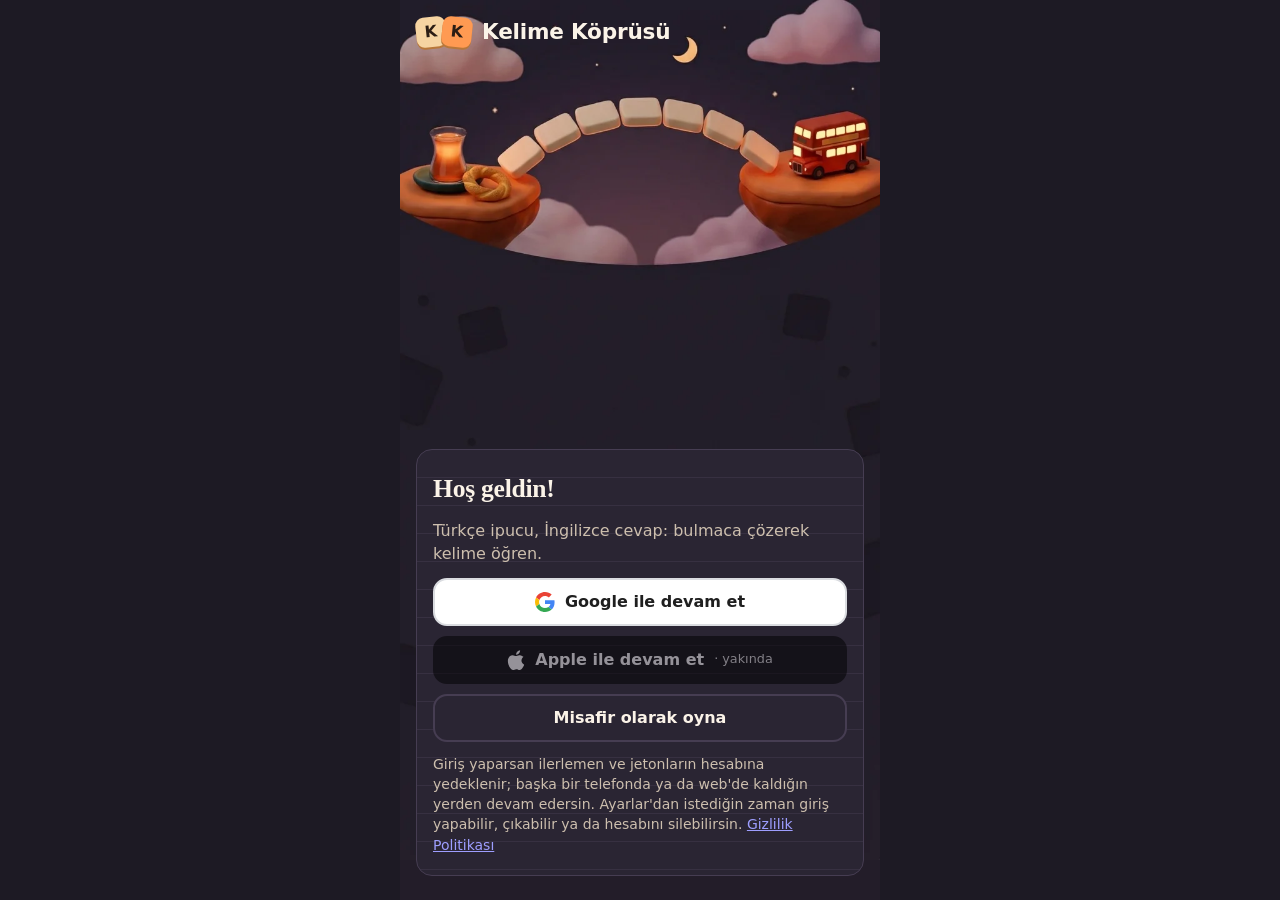
<file: index.html>
<!doctype html>
<html lang="tr">
  <head>
    <meta charset="UTF-8" />
    <meta name="viewport" content="width=device-width, initial-scale=1, viewport-fit=cover" />
    <title>Kelime Köprüsü</title>
    <meta name="description" content="Türkçe ve İngilizce kelime öğreten çengel bulmaca oyunu." />
    <meta name="theme-color" content="#1d1a24" />
    <meta name="color-scheme" content="dark" />
    <link rel="manifest" href="./manifest.webmanifest" />
    <link rel="icon" href="./icon.svg" type="image/svg+xml" />
    <link rel="apple-touch-icon" href="./icon-192.png" />
    <meta name="apple-mobile-web-app-capable" content="yes" />
    <meta name="apple-mobile-web-app-title" content="Kelime Köprüsü" />
    <style>
      /* Açılış ekranı: oyun yüklenmeden görünür, yüklenince kısa sürede kaybolur (src/main.tsx). */
      #splash {
        --p-bg: #1d1a24;
        --p-ink: #fbf3e8;
        --p-muted: #cdbfae;
        --p-cell: #3b3448;
        --p-line: #5b5068;
        --p-accent: #ff8a3d;
        position: fixed;
        inset: 0;
        z-index: 100;
        display: grid;
        place-items: center;
        background: var(--p-bg);
        color: var(--p-ink);
        transition: opacity 300ms ease;
        font-family: ui-rounded, 'SF Pro Rounded', 'Nunito', 'Segoe UI', system-ui, -apple-system, Arial, sans-serif;
      }
      #splash.hide {
        opacity: 0;
        pointer-events: none;
      }
      .splash-inner {
        display: flex;
        flex-direction: column;
        align-items: center;
        gap: 14px;
        padding: 24px;
        text-align: center;
      }
      .splash-grid {
        display: grid;
        grid-template-columns: repeat(6, 34px);
        grid-auto-rows: 34px;
        gap: 3px;
      }
      .splash-grid b,
      .splash-grid i {
        display: grid;
        place-items: center;
        border-radius: 5px;
        font-style: normal;
        font-weight: 900;
        font-size: 19px;
      }
      .splash-grid b {
        background: var(--p-cell);
        border: 1.5px solid var(--p-line);
        color: var(--p-ink);
      }
      .splash-grid b.k {
        background: var(--p-accent);
        border-color: var(--p-ink);
        color: #2b1d14;
      }
      .splash-title {
        margin: 6px 0 0;
        font-family: 'Iowan Old Style', 'Palatino Linotype', Palatino, Georgia, 'Noto Serif', serif;
        font-size: 30px;
        font-weight: 700;
        letter-spacing: -0.01em;
      }
      .splash-sub {
        margin: 0;
        font-size: 15px;
        color: var(--p-muted);
      }
      @media (prefers-reduced-motion: reduce) {
        #splash {
          transition: none;
        }
      }
    </style>
    <script type="module" crossorigin src="./assets/index-BwlNMKkn.js"></script>
    <link rel="stylesheet" crossorigin href="./assets/index-DVoshNSc.css">
  </head>
  <body>
    <div id="splash" aria-hidden="true">
      <div class="splash-inner">
        <!-- Küçük çengel bulmaca: KELİME yatay, KÖPRÜ dikey; ortak harf K. -->
        <div class="splash-grid">
          <b class="k">K</b><b>E</b><b>L</b><b>İ</b><b>M</b><b>E</b>
          <b>Ö</b><i></i><i></i><i></i><i></i><i></i>
          <b>P</b><i></i><i></i><i></i><i></i><i></i>
          <b>R</b><i></i><i></i><i></i><i></i><i></i>
          <b>Ü</b><i></i><i></i><i></i><i></i><i></i>
        </div>
        <p class="splash-title">Kelime Köprüsü</p>
        <p class="splash-sub">Türkçe · İngilizce çengel bulmaca</p>
      </div>
    </div>
    <div id="root"></div>
    <noscript>Kelime Köprüsü'nü oynamak için JavaScript'i etkinleştir.</noscript>
  </body>
</html>
</file>
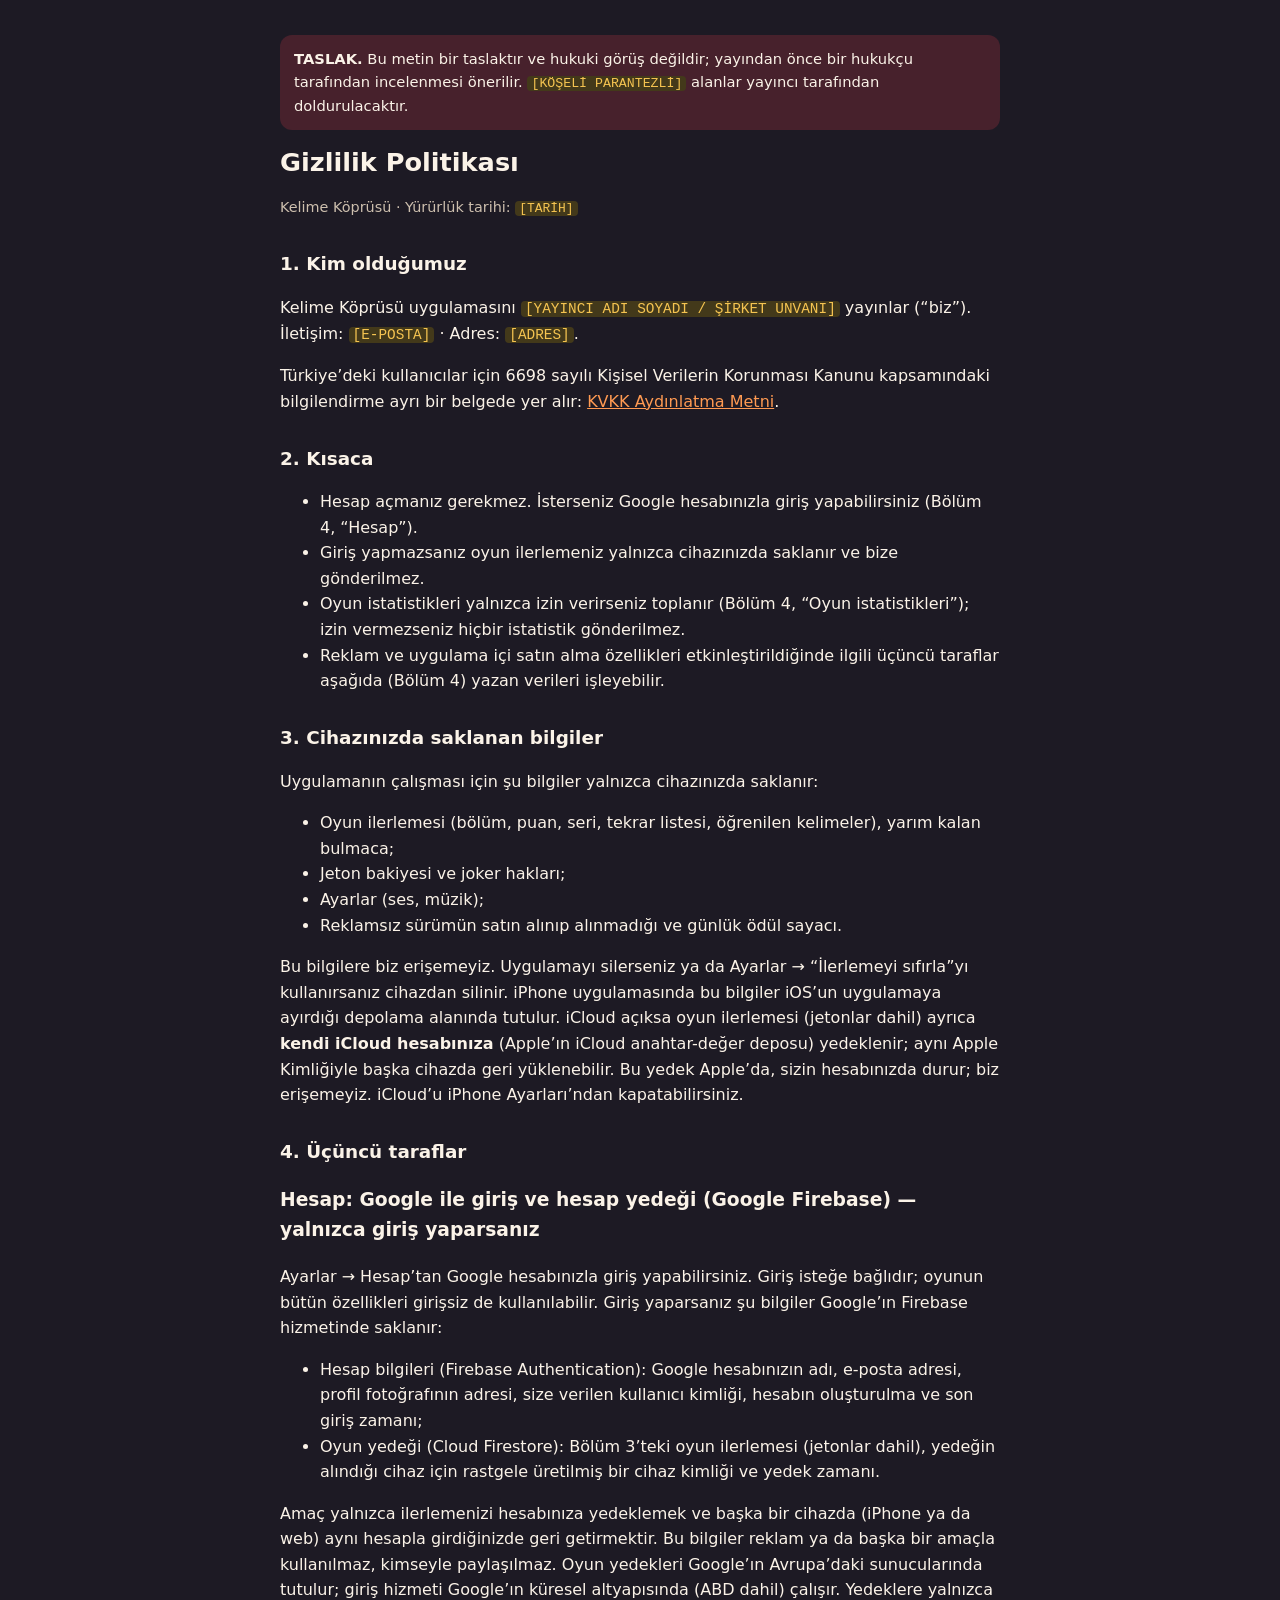
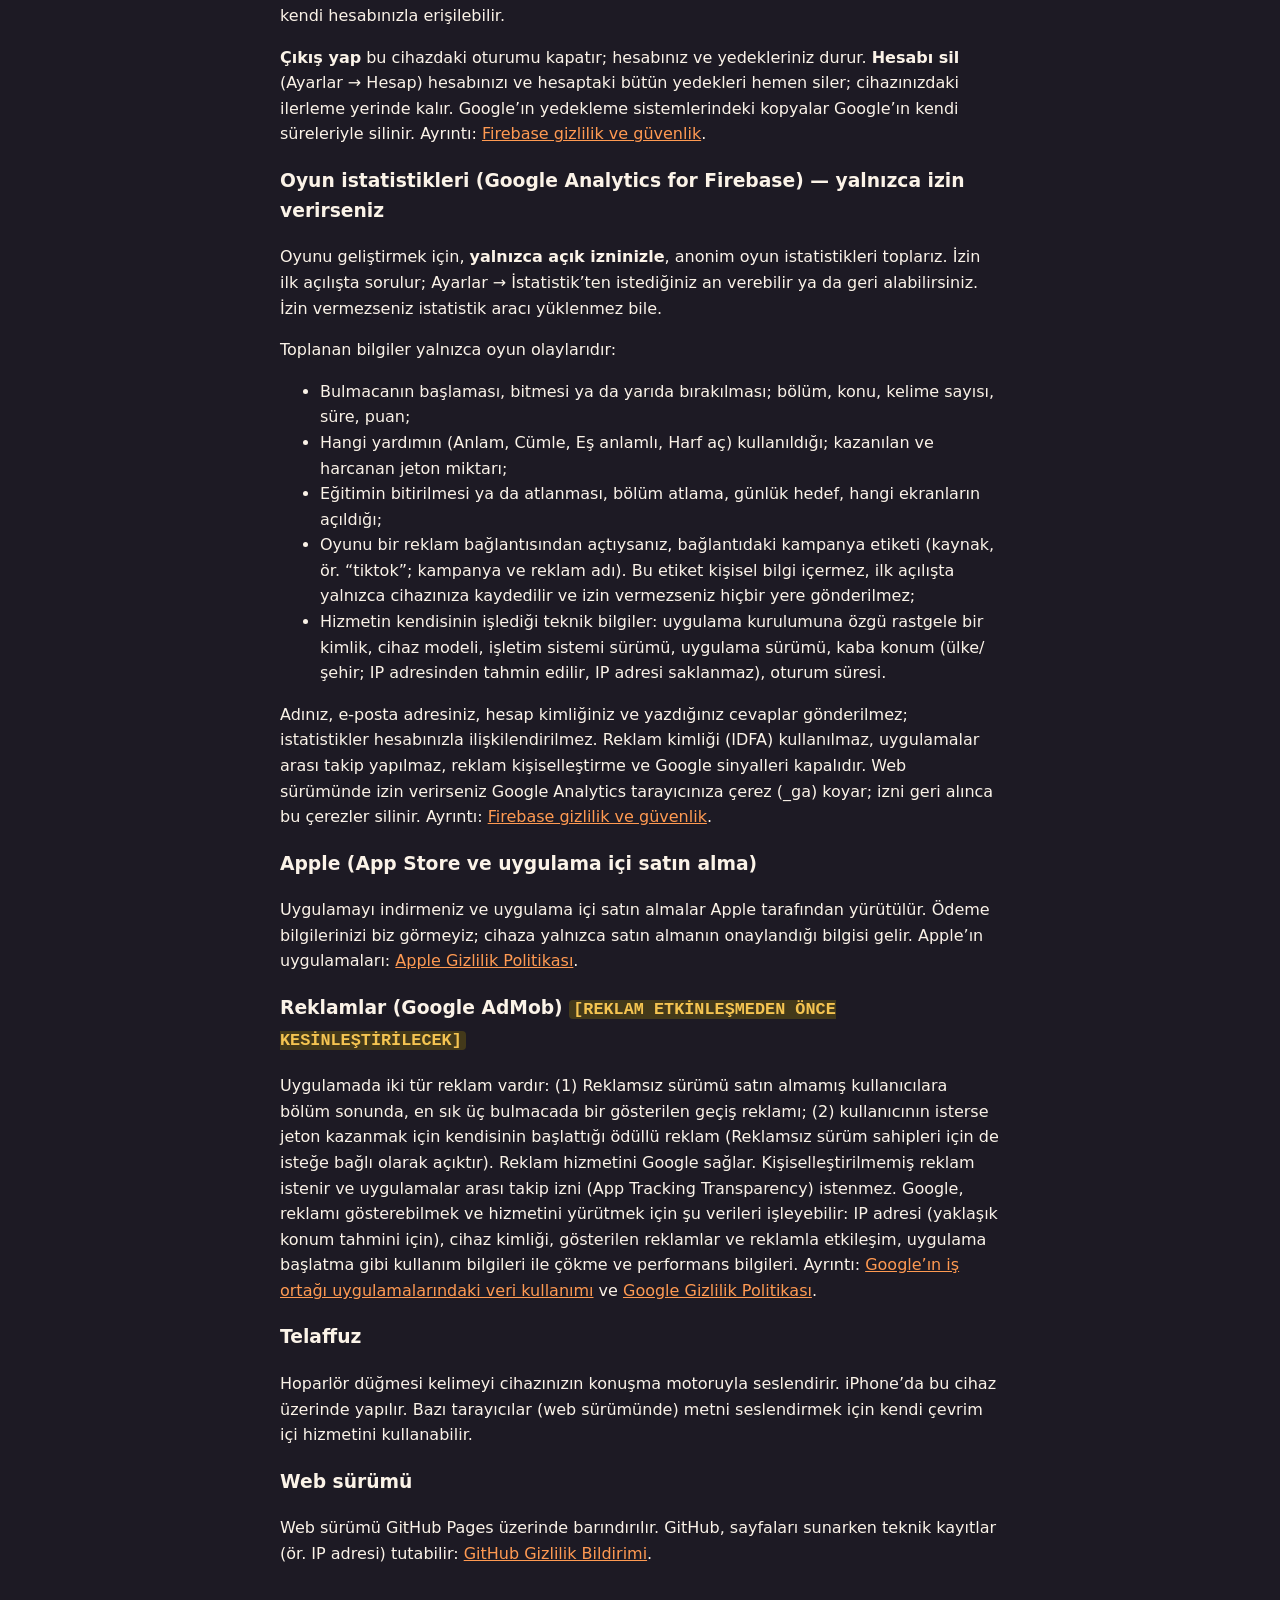
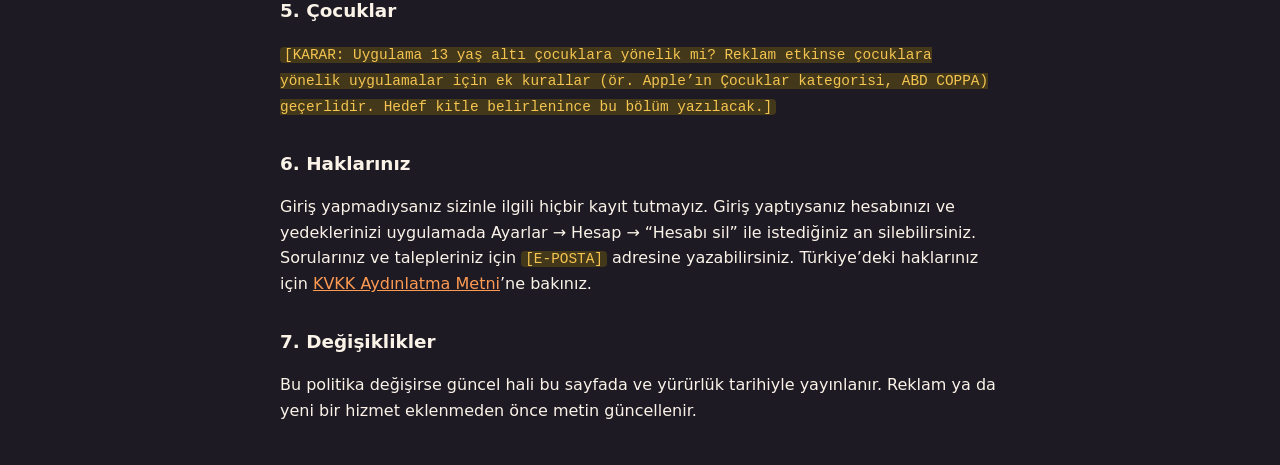
<file: yasal/gizlilik.html>
<!doctype html>
<html lang="tr">
  <head>
    <meta charset="UTF-8" />
    <meta name="viewport" content="width=device-width, initial-scale=1, viewport-fit=cover" />
    <meta name="robots" content="noindex" />
    <title>Gizlilik Politikası · Kelime Köprüsü</title>
    <link rel="stylesheet" href="./yasal.css" />
  </head>
  <body>
    <main>
      <p class="draft">
        <strong>TASLAK.</strong> Bu metin bir taslaktır ve hukuki görüş değildir; yayından önce bir hukukçu tarafından incelenmesi
        önerilir. <span class="ph">[KÖŞELİ PARANTEZLİ]</span> alanlar yayıncı tarafından doldurulacaktır.
      </p>
      <h1>Gizlilik Politikası</h1>
      <p class="muted">Kelime Köprüsü · Yürürlük tarihi: <span class="ph">[TARİH]</span></p>

      <h2>1. Kim olduğumuz</h2>
      <p>
        Kelime Köprüsü uygulamasını <span class="ph">[YAYINCI ADI SOYADI / ŞİRKET UNVANI]</span> yayınlar
        (“biz”). İletişim: <span class="ph">[E-POSTA]</span> · Adres: <span class="ph">[ADRES]</span>.
      </p>
      <p>
        Türkiye’deki kullanıcılar için 6698 sayılı Kişisel Verilerin Korunması Kanunu kapsamındaki bilgilendirme ayrı bir belgede
        yer alır: <a href="./kvkk.html">KVKK Aydınlatma Metni</a>.
      </p>

      <h2>2. Kısaca</h2>
      <ul>
        <li>Hesap açmanız gerekmez. İsterseniz Google hesabınızla giriş yapabilirsiniz (Bölüm 4, “Hesap”).</li>
        <li>Giriş yapmazsanız oyun ilerlemeniz yalnızca cihazınızda saklanır ve bize gönderilmez.</li>
        <li>Oyun istatistikleri yalnızca izin verirseniz toplanır (Bölüm 4, “Oyun istatistikleri”); izin vermezseniz hiçbir istatistik gönderilmez.</li>
        <li>
          Reklam ve uygulama içi satın alma özellikleri etkinleştirildiğinde ilgili üçüncü taraflar aşağıda (Bölüm 4) yazan verileri
          işleyebilir.
        </li>
      </ul>

      <h2>3. Cihazınızda saklanan bilgiler</h2>
      <p>Uygulamanın çalışması için şu bilgiler yalnızca cihazınızda saklanır:</p>
      <ul>
        <li>Oyun ilerlemesi (bölüm, puan, seri, tekrar listesi, öğrenilen kelimeler), yarım kalan bulmaca;</li>
        <li>Jeton bakiyesi ve joker hakları;</li>
        <li>Ayarlar (ses, müzik);</li>
        <li>Reklamsız sürümün satın alınıp alınmadığı ve günlük ödül sayacı.</li>
      </ul>
      <p>
        Bu bilgilere biz erişemeyiz. Uygulamayı silerseniz ya da Ayarlar → “İlerlemeyi sıfırla”yı kullanırsanız cihazdan silinir.
        iPhone uygulamasında bu bilgiler iOS’un uygulamaya ayırdığı depolama alanında tutulur. iCloud açıksa oyun ilerlemesi
        (jetonlar dahil) ayrıca <strong>kendi iCloud hesabınıza</strong> (Apple’ın iCloud anahtar-değer deposu) yedeklenir; aynı Apple
        Kimliğiyle başka cihazda geri yüklenebilir. Bu yedek Apple’da, sizin hesabınızda durur; biz erişemeyiz. iCloud’u iPhone
        Ayarları’ndan kapatabilirsiniz.
      </p>

      <h2>4. Üçüncü taraflar</h2>
      <h3>Hesap: Google ile giriş ve hesap yedeği (Google Firebase) — yalnızca giriş yaparsanız</h3>
      <p>
        Ayarlar → Hesap’tan Google hesabınızla giriş yapabilirsiniz. Giriş isteğe bağlıdır; oyunun bütün özellikleri girişsiz de
        kullanılabilir. Giriş yaparsanız şu bilgiler Google’ın Firebase hizmetinde saklanır:
      </p>
      <ul>
        <li>Hesap bilgileri (Firebase Authentication): Google hesabınızın adı, e-posta adresi, profil fotoğrafının adresi, size
          verilen kullanıcı kimliği, hesabın oluşturulma ve son giriş zamanı;</li>
        <li>Oyun yedeği (Cloud Firestore): Bölüm 3’teki oyun ilerlemesi (jetonlar dahil), yedeğin alındığı cihaz için rastgele
          üretilmiş bir cihaz kimliği ve yedek zamanı.</li>
      </ul>
      <p>
        Amaç yalnızca ilerlemenizi hesabınıza yedeklemek ve başka bir cihazda (iPhone ya da web) aynı hesapla girdiğinizde geri
        getirmektir. Bu bilgiler reklam ya da başka bir amaçla kullanılmaz, kimseyle paylaşılmaz. Oyun yedekleri Google’ın
        Avrupa’daki sunucularında tutulur; giriş hizmeti Google’ın küresel altyapısında (ABD dahil) çalışır. Yedeklere yalnızca
        kendi hesabınızla erişilebilir.
      </p>
      <p>
        <strong>Çıkış yap</strong> bu cihazdaki oturumu kapatır; hesabınız ve yedekleriniz durur. <strong>Hesabı sil</strong>
        (Ayarlar → Hesap) hesabınızı ve hesaptaki bütün yedekleri hemen siler; cihazınızdaki ilerleme yerinde kalır. Google’ın
        yedekleme sistemlerindeki kopyalar Google’ın kendi süreleriyle silinir. Ayrıntı:
        <a href="https://firebase.google.com/support/privacy" rel="noopener">Firebase gizlilik ve güvenlik</a>.
      </p>
      <h3>Oyun istatistikleri (Google Analytics for Firebase) — yalnızca izin verirseniz</h3>
      <p>
        Oyunu geliştirmek için, <strong>yalnızca açık izninizle</strong>, anonim oyun istatistikleri toplarız. İzin ilk açılışta sorulur;
        Ayarlar → İstatistik’ten istediğiniz an verebilir ya da geri alabilirsiniz. İzin vermezseniz istatistik aracı yüklenmez bile.
      </p>
      <p>Toplanan bilgiler yalnızca oyun olaylarıdır:</p>
      <ul>
        <li>Bulmacanın başlaması, bitmesi ya da yarıda bırakılması; bölüm, konu, kelime sayısı, süre, puan;</li>
        <li>Hangi yardımın (Anlam, Cümle, Eş anlamlı, Harf aç) kullanıldığı; kazanılan ve harcanan jeton miktarı;</li>
        <li>Eğitimin bitirilmesi ya da atlanması, bölüm atlama, günlük hedef, hangi ekranların açıldığı;</li>
        <li>Oyunu bir reklam bağlantısından açtıysanız, bağlantıdaki kampanya etiketi (kaynak, ör. “tiktok”; kampanya ve reklam adı).
          Bu etiket kişisel bilgi içermez, ilk açılışta yalnızca cihazınıza kaydedilir ve izin vermezseniz hiçbir yere gönderilmez;</li>
        <li>Hizmetin kendisinin işlediği teknik bilgiler: uygulama kurulumuna özgü rastgele bir kimlik, cihaz modeli, işletim sistemi
          sürümü, uygulama sürümü, kaba konum (ülke/şehir; IP adresinden tahmin edilir, IP adresi saklanmaz), oturum süresi.</li>
      </ul>
      <p>
        Adınız, e-posta adresiniz, hesap kimliğiniz ve yazdığınız cevaplar gönderilmez; istatistikler hesabınızla ilişkilendirilmez.
        Reklam kimliği (IDFA) kullanılmaz, uygulamalar arası takip yapılmaz, reklam kişiselleştirme ve Google sinyalleri kapalıdır.
        Web sürümünde izin verirseniz Google Analytics tarayıcınıza çerez (_ga) koyar; izni geri alınca bu çerezler silinir.
        Ayrıntı: <a href="https://firebase.google.com/support/privacy" rel="noopener">Firebase gizlilik ve güvenlik</a>.
      </p>
      <h3>Apple (App Store ve uygulama içi satın alma)</h3>
      <p>
        Uygulamayı indirmeniz ve uygulama içi satın almalar Apple tarafından yürütülür. Ödeme bilgilerinizi biz görmeyiz; cihaza
        yalnızca satın almanın onaylandığı bilgisi gelir. Apple’ın uygulamaları:
        <a href="https://www.apple.com/legal/privacy/" rel="noopener">Apple Gizlilik Politikası</a>.
      </p>
      <h3>Reklamlar (Google AdMob) <span class="ph">[REKLAM ETKİNLEŞMEDEN ÖNCE KESİNLEŞTİRİLECEK]</span></h3>
      <p>
        Uygulamada iki tür reklam vardır: (1) Reklamsız sürümü satın almamış kullanıcılara bölüm sonunda, en sık üç bulmacada
        bir gösterilen geçiş reklamı; (2) kullanıcının isterse jeton kazanmak için kendisinin başlattığı ödüllü reklam (Reklamsız
        sürüm sahipleri için de isteğe bağlı olarak açıktır). Reklam hizmetini Google sağlar. Kişiselleştirilmemiş reklam istenir ve uygulamalar arası takip izni (App Tracking Transparency)
        istenmez. Google, reklamı gösterebilmek ve hizmetini yürütmek için şu verileri işleyebilir: IP adresi (yaklaşık konum
        tahmini için), cihaz kimliği, gösterilen reklamlar ve reklamla etkileşim, uygulama başlatma gibi kullanım bilgileri ile
        çökme ve performans bilgileri. Ayrıntı:
        <a href="https://policies.google.com/technologies/partner-sites" rel="noopener">Google’ın iş ortağı uygulamalarındaki veri kullanımı</a>
        ve <a href="https://policies.google.com/privacy" rel="noopener">Google Gizlilik Politikası</a>.
      </p>
      <h3>Telaffuz</h3>
      <p>
        Hoparlör düğmesi kelimeyi cihazınızın konuşma motoruyla seslendirir. iPhone’da bu cihaz üzerinde yapılır. Bazı tarayıcılar
        (web sürümünde) metni seslendirmek için kendi çevrim içi hizmetini kullanabilir.
      </p>
      <h3>Web sürümü</h3>
      <p>
        Web sürümü GitHub Pages üzerinde barındırılır. GitHub, sayfaları sunarken teknik kayıtlar (ör. IP adresi) tutabilir:
        <a href="https://docs.github.com/site-policy/privacy-policies/github-general-privacy-statement" rel="noopener">GitHub Gizlilik Bildirimi</a>.
      </p>

      <h2>5. Çocuklar</h2>
      <p>
        <span class="ph">[KARAR: Uygulama 13 yaş altı çocuklara yönelik mi? Reklam etkinse çocuklara yönelik uygulamalar için ek
        kurallar (ör. Apple’ın Çocuklar kategorisi, ABD COPPA) geçerlidir. Hedef kitle belirlenince bu bölüm yazılacak.]</span>
      </p>

      <h2>6. Haklarınız</h2>
      <p>
        Giriş yapmadıysanız sizinle ilgili hiçbir kayıt tutmayız. Giriş yaptıysanız hesabınızı ve yedeklerinizi uygulamada
        Ayarlar → Hesap → “Hesabı sil” ile istediğiniz an silebilirsiniz. Sorularınız ve talepleriniz için <span class="ph">[E-POSTA]</span> adresine yazabilirsiniz. Türkiye’deki haklarınız için
        <a href="./kvkk.html">KVKK Aydınlatma Metni</a>’ne bakınız.
      </p>

      <h2>7. Değişiklikler</h2>
      <p>
        Bu politika değişirse güncel hali bu sayfada ve yürürlük tarihiyle yayınlanır. Reklam ya da yeni bir hizmet eklenmeden önce
        metin güncellenir.
      </p>
    </main>
  </body>
</html>
</file>
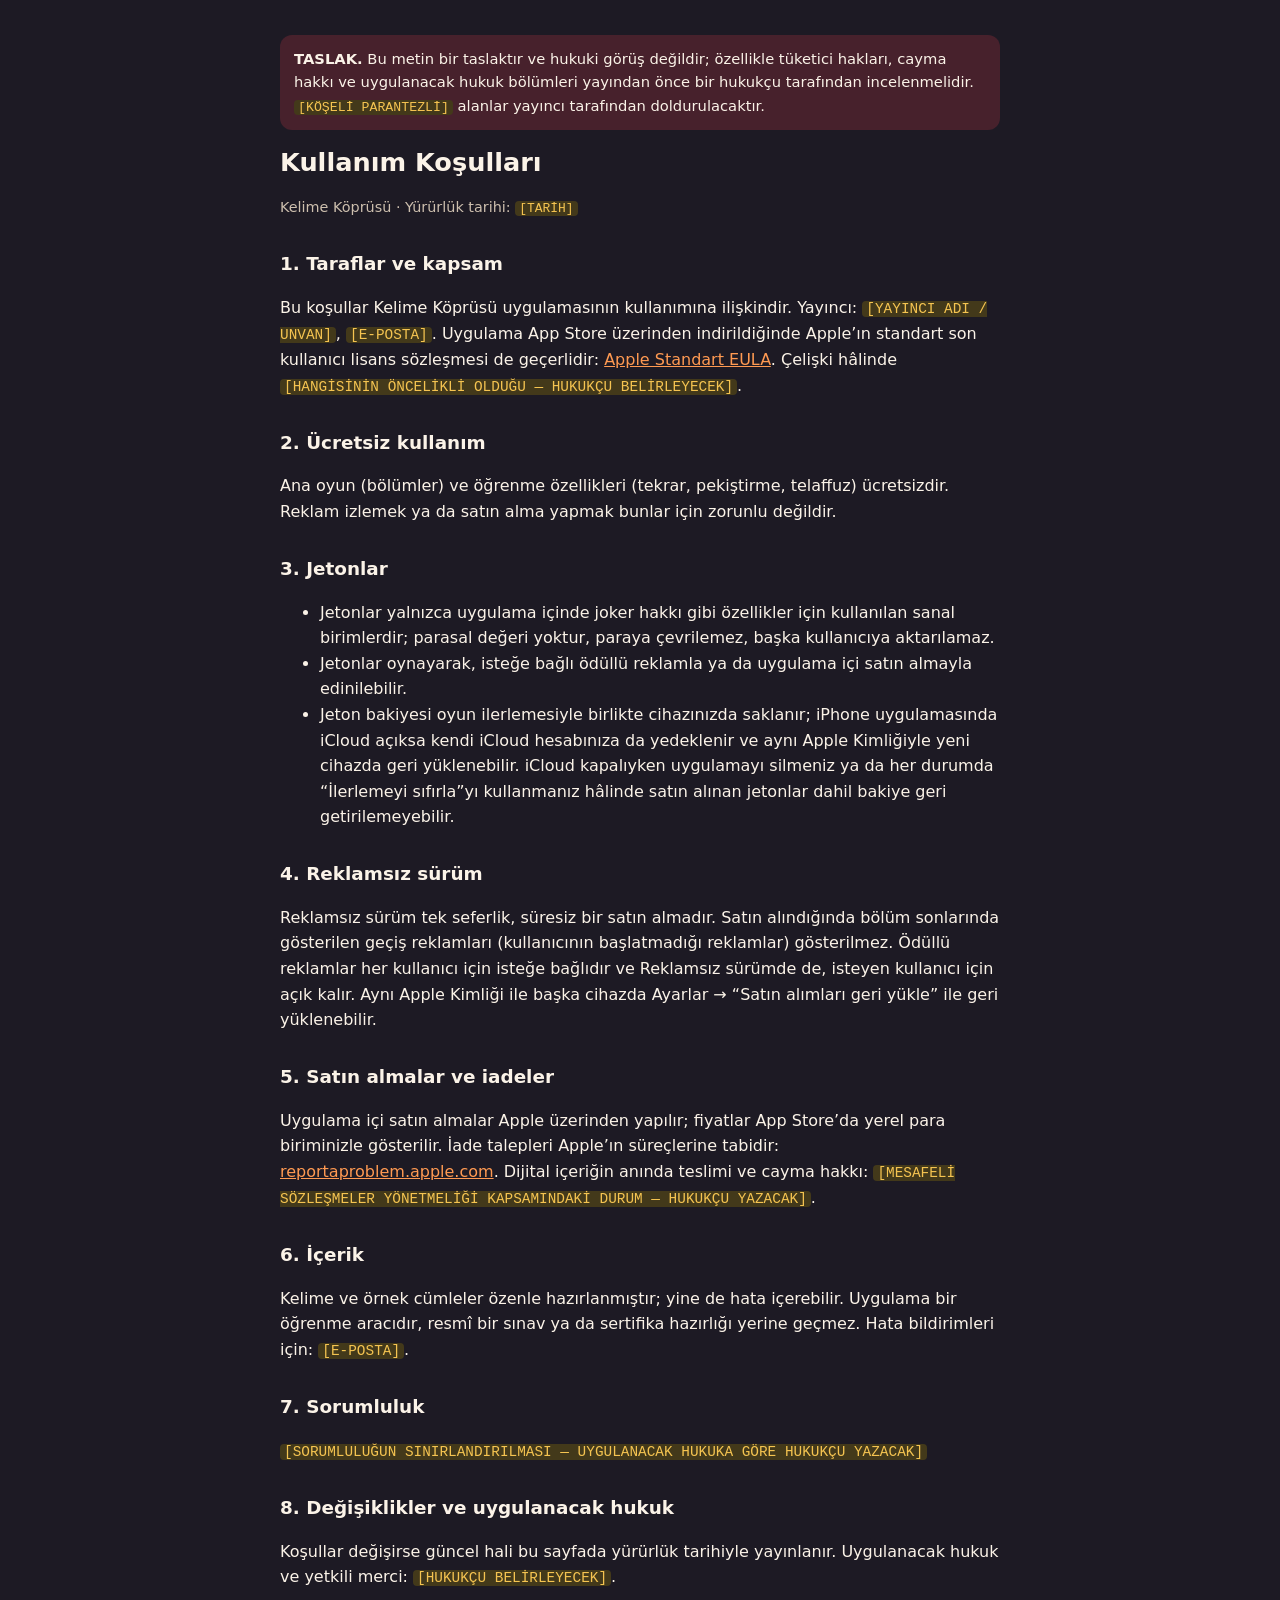
<file: yasal/kosullar.html>
<!doctype html>
<html lang="tr">
  <head>
    <meta charset="UTF-8" />
    <meta name="viewport" content="width=device-width, initial-scale=1, viewport-fit=cover" />
    <meta name="robots" content="noindex" />
    <title>Kullanım Koşulları · Kelime Köprüsü</title>
    <link rel="stylesheet" href="./yasal.css" />
  </head>
  <body>
    <main>
      <p class="draft">
        <strong>TASLAK.</strong> Bu metin bir taslaktır ve hukuki görüş değildir; özellikle tüketici hakları, cayma hakkı ve uygulanacak
        hukuk bölümleri yayından önce bir hukukçu tarafından incelenmelidir. <span class="ph">[KÖŞELİ PARANTEZLİ]</span> alanlar
        yayıncı tarafından doldurulacaktır.
      </p>
      <h1>Kullanım Koşulları</h1>
      <p class="muted">Kelime Köprüsü · Yürürlük tarihi: <span class="ph">[TARİH]</span></p>

      <h2>1. Taraflar ve kapsam</h2>
      <p>
        Bu koşullar Kelime Köprüsü uygulamasının kullanımına ilişkindir. Yayıncı: <span class="ph">[YAYINCI ADI / UNVAN]</span>,
        <span class="ph">[E-POSTA]</span>. Uygulama App Store üzerinden indirildiğinde Apple’ın standart son kullanıcı lisans
        sözleşmesi de geçerlidir:
        <a href="https://www.apple.com/legal/internet-services/itunes/dev/stdeula/" rel="noopener">Apple Standart EULA</a>.
        Çelişki hâlinde <span class="ph">[HANGİSİNİN ÖNCELİKLİ OLDUĞU — HUKUKÇU BELİRLEYECEK]</span>.
      </p>

      <h2>2. Ücretsiz kullanım</h2>
      <p>
        Ana oyun (bölümler) ve öğrenme özellikleri (tekrar, pekiştirme, telaffuz) ücretsizdir. Reklam izlemek ya da satın alma yapmak
        bunlar için zorunlu değildir.
      </p>

      <h2>3. Jetonlar</h2>
      <ul>
        <li>Jetonlar yalnızca uygulama içinde joker hakkı gibi özellikler için kullanılan sanal birimlerdir; parasal değeri yoktur, paraya
          çevrilemez, başka kullanıcıya aktarılamaz.</li>
        <li>Jetonlar oynayarak, isteğe bağlı ödüllü reklamla ya da uygulama içi satın almayla edinilebilir.</li>
        <li>Jeton bakiyesi oyun ilerlemesiyle birlikte cihazınızda saklanır; iPhone uygulamasında iCloud açıksa kendi iCloud
          hesabınıza da yedeklenir ve aynı Apple Kimliğiyle yeni cihazda geri yüklenebilir. iCloud kapalıyken uygulamayı silmeniz ya
          da her durumda “İlerlemeyi sıfırla”yı kullanmanız hâlinde satın alınan jetonlar dahil bakiye geri getirilemeyebilir.</li>
      </ul>

      <h2>4. Reklamsız sürüm</h2>
      <p>
        Reklamsız sürüm tek seferlik, süresiz bir satın almadır. Satın alındığında bölüm sonlarında gösterilen geçiş reklamları
        (kullanıcının başlatmadığı reklamlar) gösterilmez. Ödüllü reklamlar her kullanıcı için isteğe bağlıdır ve Reklamsız sürümde
        de, isteyen kullanıcı için açık kalır. Aynı Apple Kimliği ile başka cihazda Ayarlar → “Satın alımları geri yükle” ile geri
        yüklenebilir.
      </p>

      <h2>5. Satın almalar ve iadeler</h2>
      <p>
        Uygulama içi satın almalar Apple üzerinden yapılır; fiyatlar App Store’da yerel para biriminizle gösterilir. İade talepleri
        Apple’ın süreçlerine tabidir: <a href="https://reportaproblem.apple.com/" rel="noopener">reportaproblem.apple.com</a>.
        Dijital içeriğin anında teslimi ve cayma hakkı: <span class="ph">[MESAFELİ SÖZLEŞMELER YÖNETMELİĞİ KAPSAMINDAKİ DURUM —
        HUKUKÇU YAZACAK]</span>.
      </p>

      <h2>6. İçerik</h2>
      <p>
        Kelime ve örnek cümleler özenle hazırlanmıştır; yine de hata içerebilir. Uygulama bir öğrenme aracıdır, resmî bir sınav ya da
        sertifika hazırlığı yerine geçmez. Hata bildirimleri için: <span class="ph">[E-POSTA]</span>.
      </p>

      <h2>7. Sorumluluk</h2>
      <p><span class="ph">[SORUMLULUĞUN SINIRLANDIRILMASI — UYGULANACAK HUKUKA GÖRE HUKUKÇU YAZACAK]</span></p>

      <h2>8. Değişiklikler ve uygulanacak hukuk</h2>
      <p>
        Koşullar değişirse güncel hali bu sayfada yürürlük tarihiyle yayınlanır. Uygulanacak hukuk ve yetkili merci:
        <span class="ph">[HUKUKÇU BELİRLEYECEK]</span>.
      </p>
    </main>
  </body>
</html>
</file>
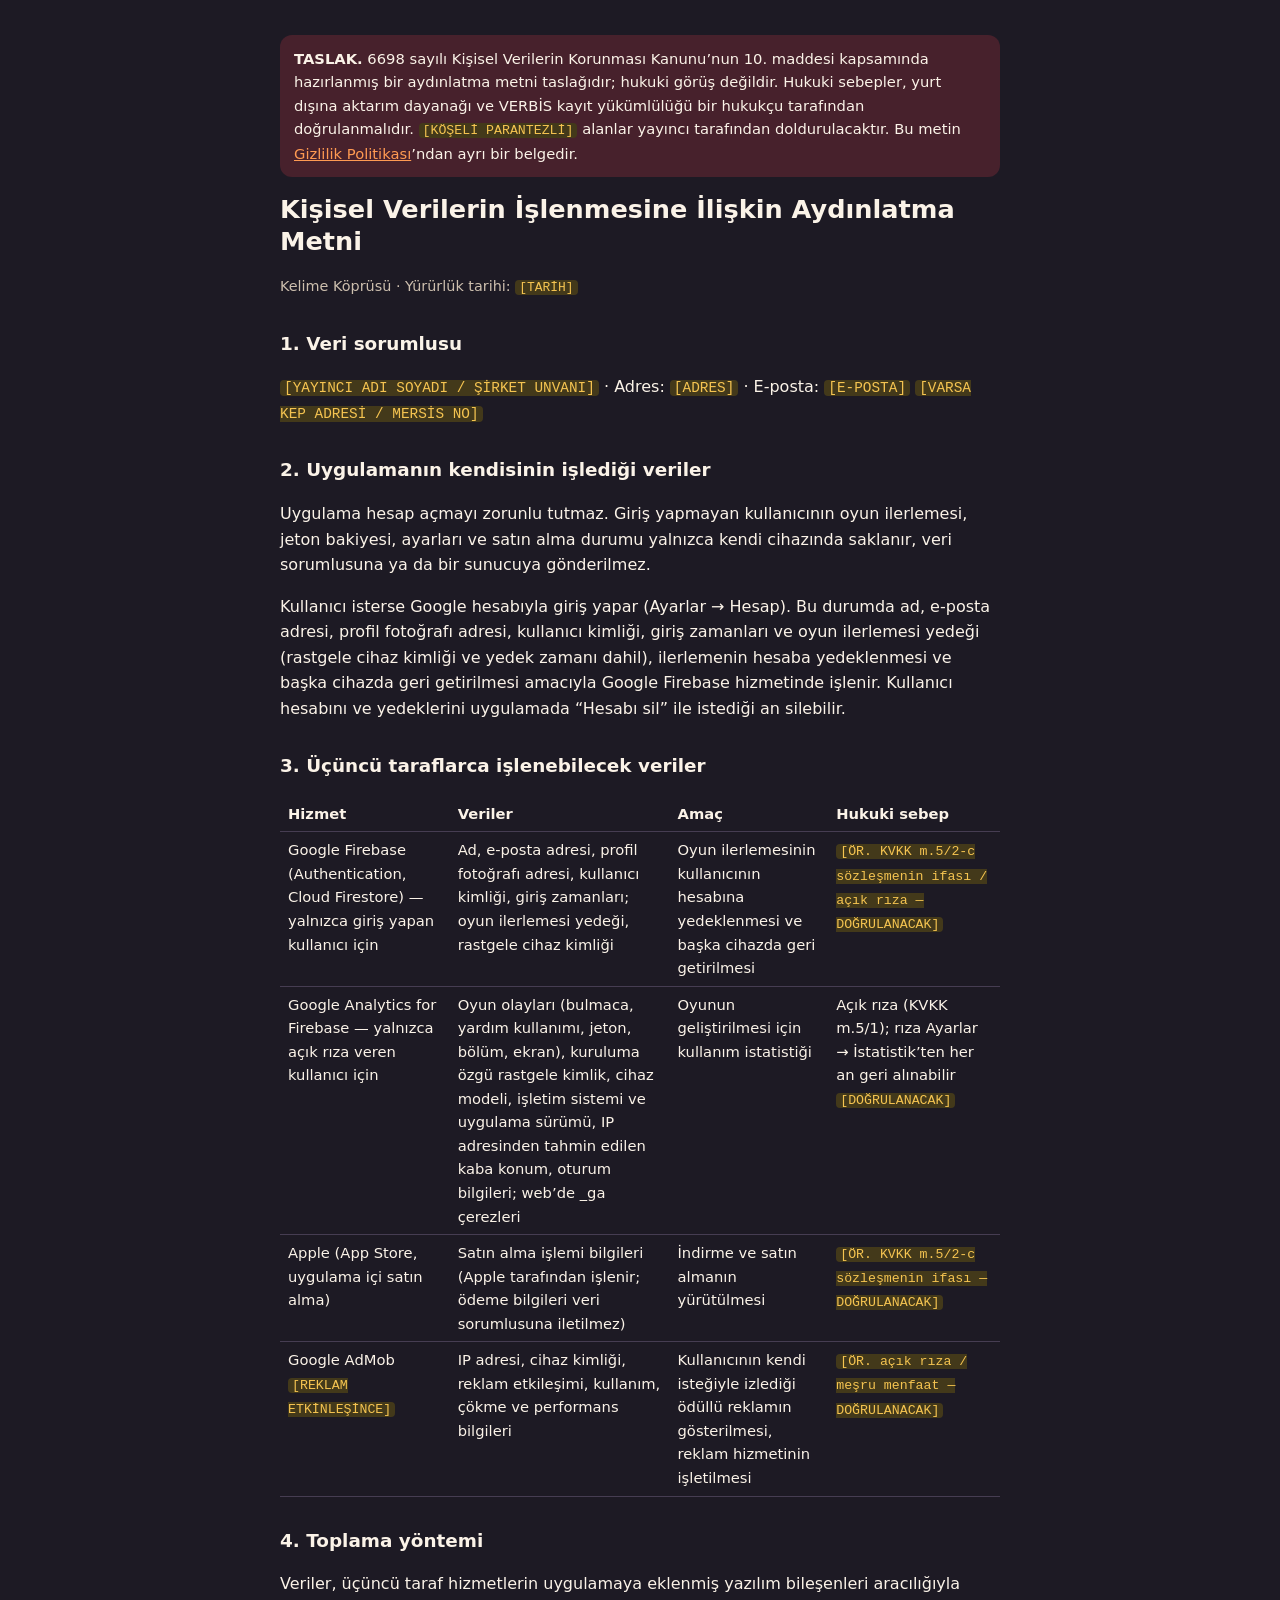
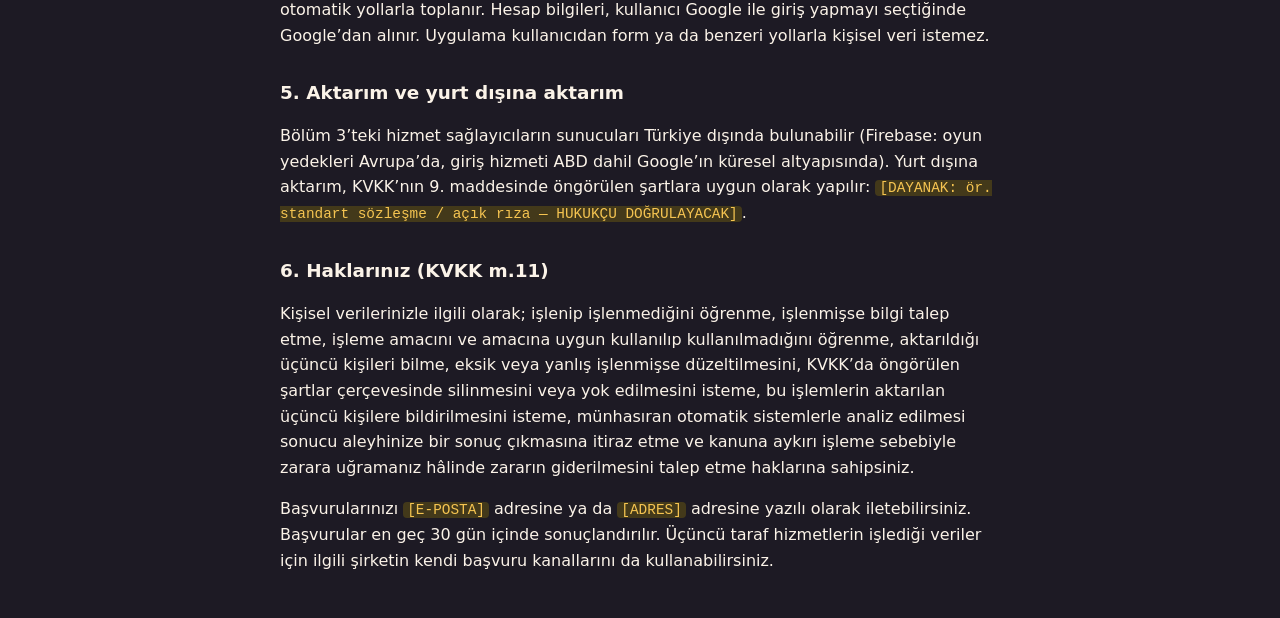
<file: yasal/kvkk.html>
<!doctype html>
<html lang="tr">
  <head>
    <meta charset="UTF-8" />
    <meta name="viewport" content="width=device-width, initial-scale=1, viewport-fit=cover" />
    <meta name="robots" content="noindex" />
    <title>KVKK Aydınlatma Metni · Kelime Köprüsü</title>
    <link rel="stylesheet" href="./yasal.css" />
  </head>
  <body>
    <main>
      <p class="draft">
        <strong>TASLAK.</strong> 6698 sayılı Kişisel Verilerin Korunması Kanunu’nun 10. maddesi kapsamında hazırlanmış bir
        aydınlatma metni taslağıdır; hukuki görüş değildir. Hukuki sebepler, yurt dışına aktarım dayanağı ve VERBİS kayıt
        yükümlülüğü bir hukukçu tarafından doğrulanmalıdır. <span class="ph">[KÖŞELİ PARANTEZLİ]</span> alanlar yayıncı tarafından
        doldurulacaktır. Bu metin <a href="./gizlilik.html">Gizlilik Politikası</a>’ndan ayrı bir belgedir.
      </p>
      <h1>Kişisel Verilerin İşlenmesine İlişkin Aydınlatma Metni</h1>
      <p class="muted">Kelime Köprüsü · Yürürlük tarihi: <span class="ph">[TARİH]</span></p>

      <h2>1. Veri sorumlusu</h2>
      <p>
        <span class="ph">[YAYINCI ADI SOYADI / ŞİRKET UNVANI]</span> · Adres: <span class="ph">[ADRES]</span> · E-posta:
        <span class="ph">[E-POSTA]</span> <span class="ph">[VARSA KEP ADRESİ / MERSİS NO]</span>
      </p>

      <h2>2. Uygulamanın kendisinin işlediği veriler</h2>
      <p>
        Uygulama hesap açmayı zorunlu tutmaz. Giriş yapmayan kullanıcının oyun ilerlemesi, jeton bakiyesi, ayarları ve satın alma
        durumu yalnızca kendi cihazında saklanır, veri sorumlusuna ya da bir sunucuya gönderilmez.
      </p>
      <p>
        Kullanıcı isterse Google hesabıyla giriş yapar (Ayarlar → Hesap). Bu durumda ad, e-posta adresi, profil fotoğrafı adresi,
        kullanıcı kimliği, giriş zamanları ve oyun ilerlemesi yedeği (rastgele cihaz kimliği ve yedek zamanı dahil), ilerlemenin
        hesaba yedeklenmesi ve başka cihazda geri getirilmesi amacıyla Google Firebase hizmetinde işlenir. Kullanıcı hesabını ve
        yedeklerini uygulamada “Hesabı sil” ile istediği an silebilir.
      </p>

      <h2>3. Üçüncü taraflarca işlenebilecek veriler</h2>
      <table>
        <thead>
          <tr>
            <th>Hizmet</th>
            <th>Veriler</th>
            <th>Amaç</th>
            <th>Hukuki sebep</th>
          </tr>
        </thead>
        <tbody>
          <tr>
            <td>Google Firebase (Authentication, Cloud Firestore) — yalnızca giriş yapan kullanıcı için</td>
            <td>Ad, e-posta adresi, profil fotoğrafı adresi, kullanıcı kimliği, giriş zamanları; oyun ilerlemesi yedeği, rastgele cihaz kimliği</td>
            <td>Oyun ilerlemesinin kullanıcının hesabına yedeklenmesi ve başka cihazda geri getirilmesi</td>
            <td><span class="ph">[ÖR. KVKK m.5/2-c sözleşmenin ifası / açık rıza — DOĞRULANACAK]</span></td>
          </tr>
          <tr>
            <td>Google Analytics for Firebase — yalnızca açık rıza veren kullanıcı için</td>
            <td>Oyun olayları (bulmaca, yardım kullanımı, jeton, bölüm, ekran), kuruluma özgü rastgele kimlik, cihaz modeli, işletim
              sistemi ve uygulama sürümü, IP adresinden tahmin edilen kaba konum, oturum bilgileri; web’de _ga çerezleri</td>
            <td>Oyunun geliştirilmesi için kullanım istatistiği</td>
            <td>Açık rıza (KVKK m.5/1); rıza Ayarlar → İstatistik’ten her an geri alınabilir <span class="ph">[DOĞRULANACAK]</span></td>
          </tr>
          <tr>
            <td>Apple (App Store, uygulama içi satın alma)</td>
            <td>Satın alma işlemi bilgileri (Apple tarafından işlenir; ödeme bilgileri veri sorumlusuna iletilmez)</td>
            <td>İndirme ve satın almanın yürütülmesi</td>
            <td><span class="ph">[ÖR. KVKK m.5/2-c sözleşmenin ifası — DOĞRULANACAK]</span></td>
          </tr>
          <tr>
            <td>Google AdMob <span class="ph">[REKLAM ETKİNLEŞİNCE]</span></td>
            <td>IP adresi, cihaz kimliği, reklam etkileşimi, kullanım, çökme ve performans bilgileri</td>
            <td>Kullanıcının kendi isteğiyle izlediği ödüllü reklamın gösterilmesi, reklam hizmetinin işletilmesi</td>
            <td><span class="ph">[ÖR. açık rıza / meşru menfaat — DOĞRULANACAK]</span></td>
          </tr>
        </tbody>
      </table>

      <h2>4. Toplama yöntemi</h2>
      <p>
        Veriler, üçüncü taraf hizmetlerin uygulamaya eklenmiş yazılım bileşenleri aracılığıyla otomatik yollarla toplanır.
        Hesap bilgileri, kullanıcı Google ile giriş yapmayı seçtiğinde Google’dan alınır. Uygulama kullanıcıdan form ya da benzeri
        yollarla kişisel veri istemez.
      </p>

      <h2>5. Aktarım ve yurt dışına aktarım</h2>
      <p>
        Bölüm 3’teki hizmet sağlayıcıların sunucuları Türkiye dışında bulunabilir (Firebase: oyun yedekleri Avrupa’da, giriş
        hizmeti ABD dahil Google’ın küresel altyapısında). Yurt dışına aktarım, KVKK’nın 9. maddesinde
        öngörülen şartlara uygun olarak yapılır: <span class="ph">[DAYANAK: ör. standart sözleşme / açık rıza — HUKUKÇU
        DOĞRULAYACAK]</span>.
      </p>

      <h2>6. Haklarınız (KVKK m.11)</h2>
      <p>Kişisel verilerinizle ilgili olarak; işlenip işlenmediğini öğrenme, işlenmişse bilgi talep etme, işleme amacını ve amacına uygun
        kullanılıp kullanılmadığını öğrenme, aktarıldığı üçüncü kişileri bilme, eksik veya yanlış işlenmişse düzeltilmesini, KVKK’da
        öngörülen şartlar çerçevesinde silinmesini veya yok edilmesini isteme, bu işlemlerin aktarılan üçüncü kişilere bildirilmesini
        isteme, münhasıran otomatik sistemlerle analiz edilmesi sonucu aleyhinize bir sonuç çıkmasına itiraz etme ve kanuna aykırı
        işleme sebebiyle zarara uğramanız hâlinde zararın giderilmesini talep etme haklarına sahipsiniz.</p>
      <p>
        Başvurularınızı <span class="ph">[E-POSTA]</span> adresine ya da <span class="ph">[ADRES]</span> adresine yazılı olarak
        iletebilirsiniz. Başvurular en geç 30 gün içinde sonuçlandırılır. Üçüncü taraf hizmetlerin işlediği veriler için ilgili
        şirketin kendi başvuru kanallarını da kullanabilirsiniz.
      </p>
    </main>
  </body>
</html>
</file>
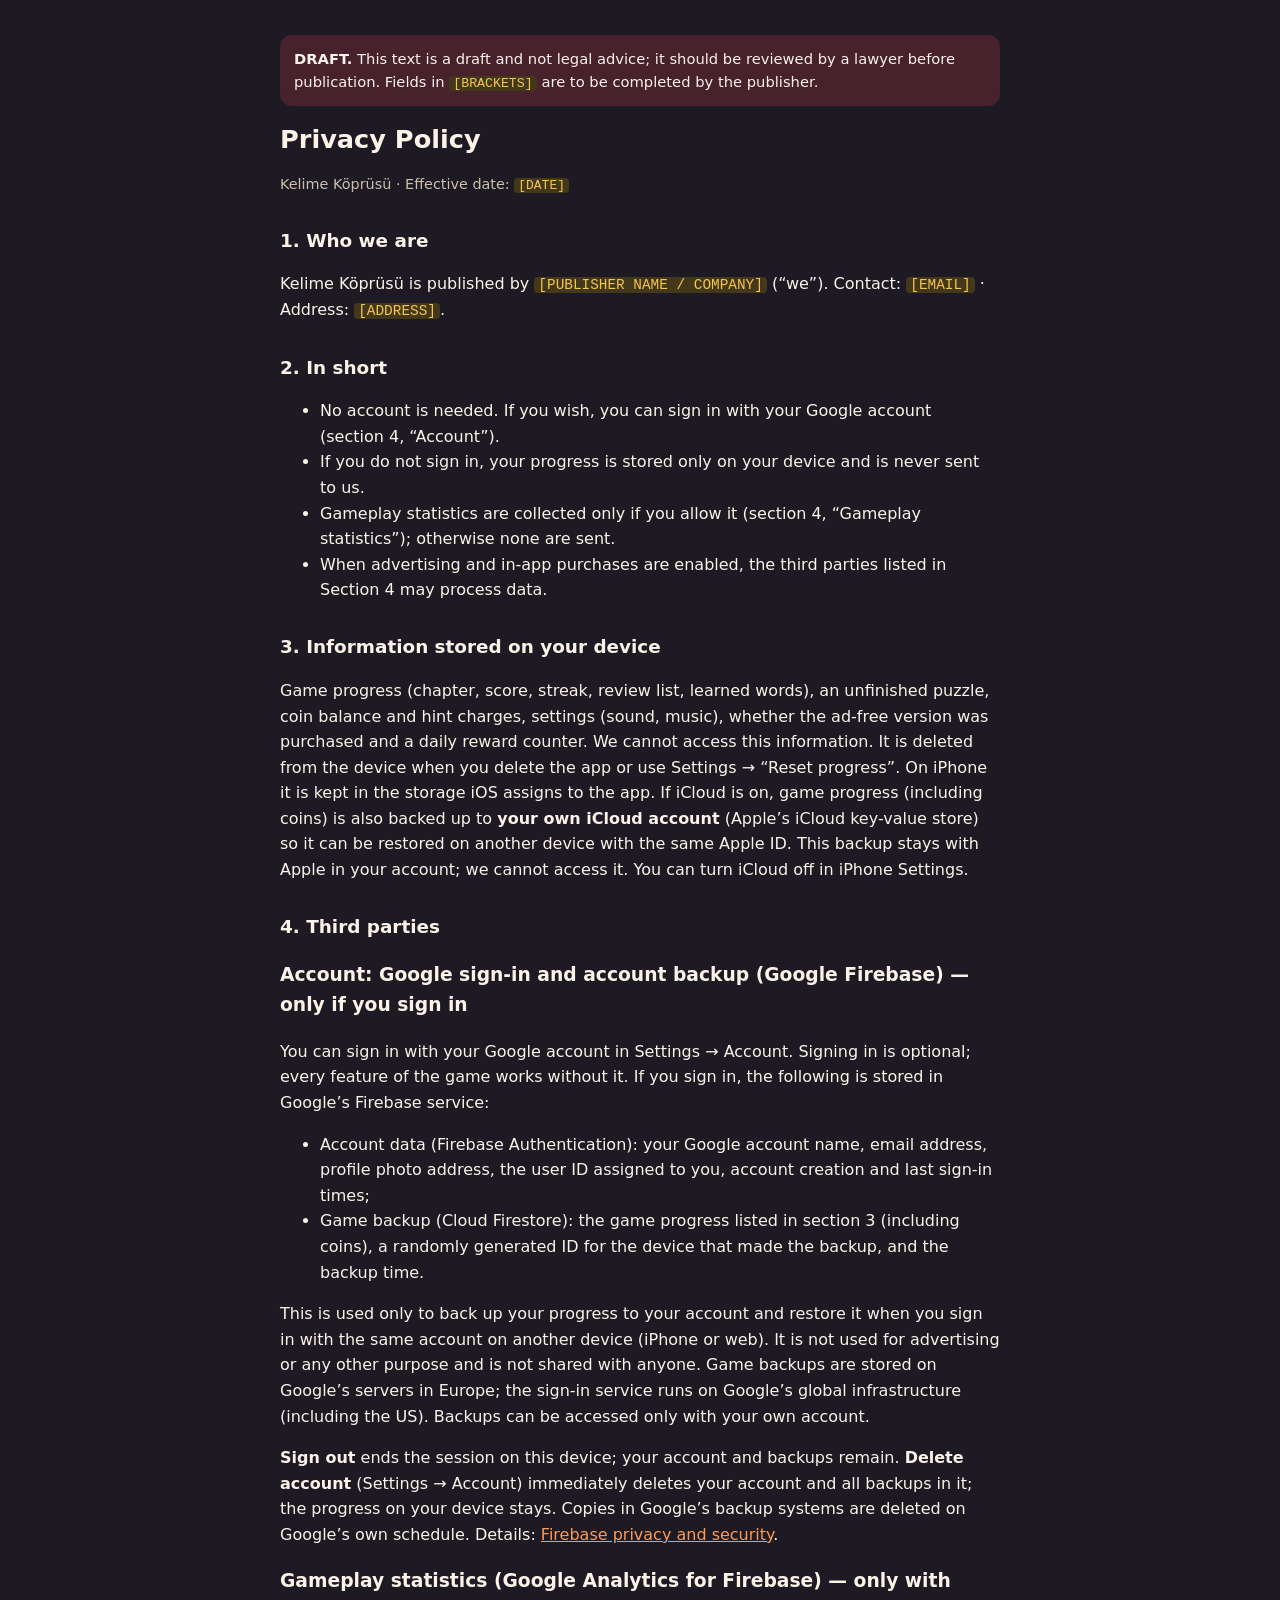
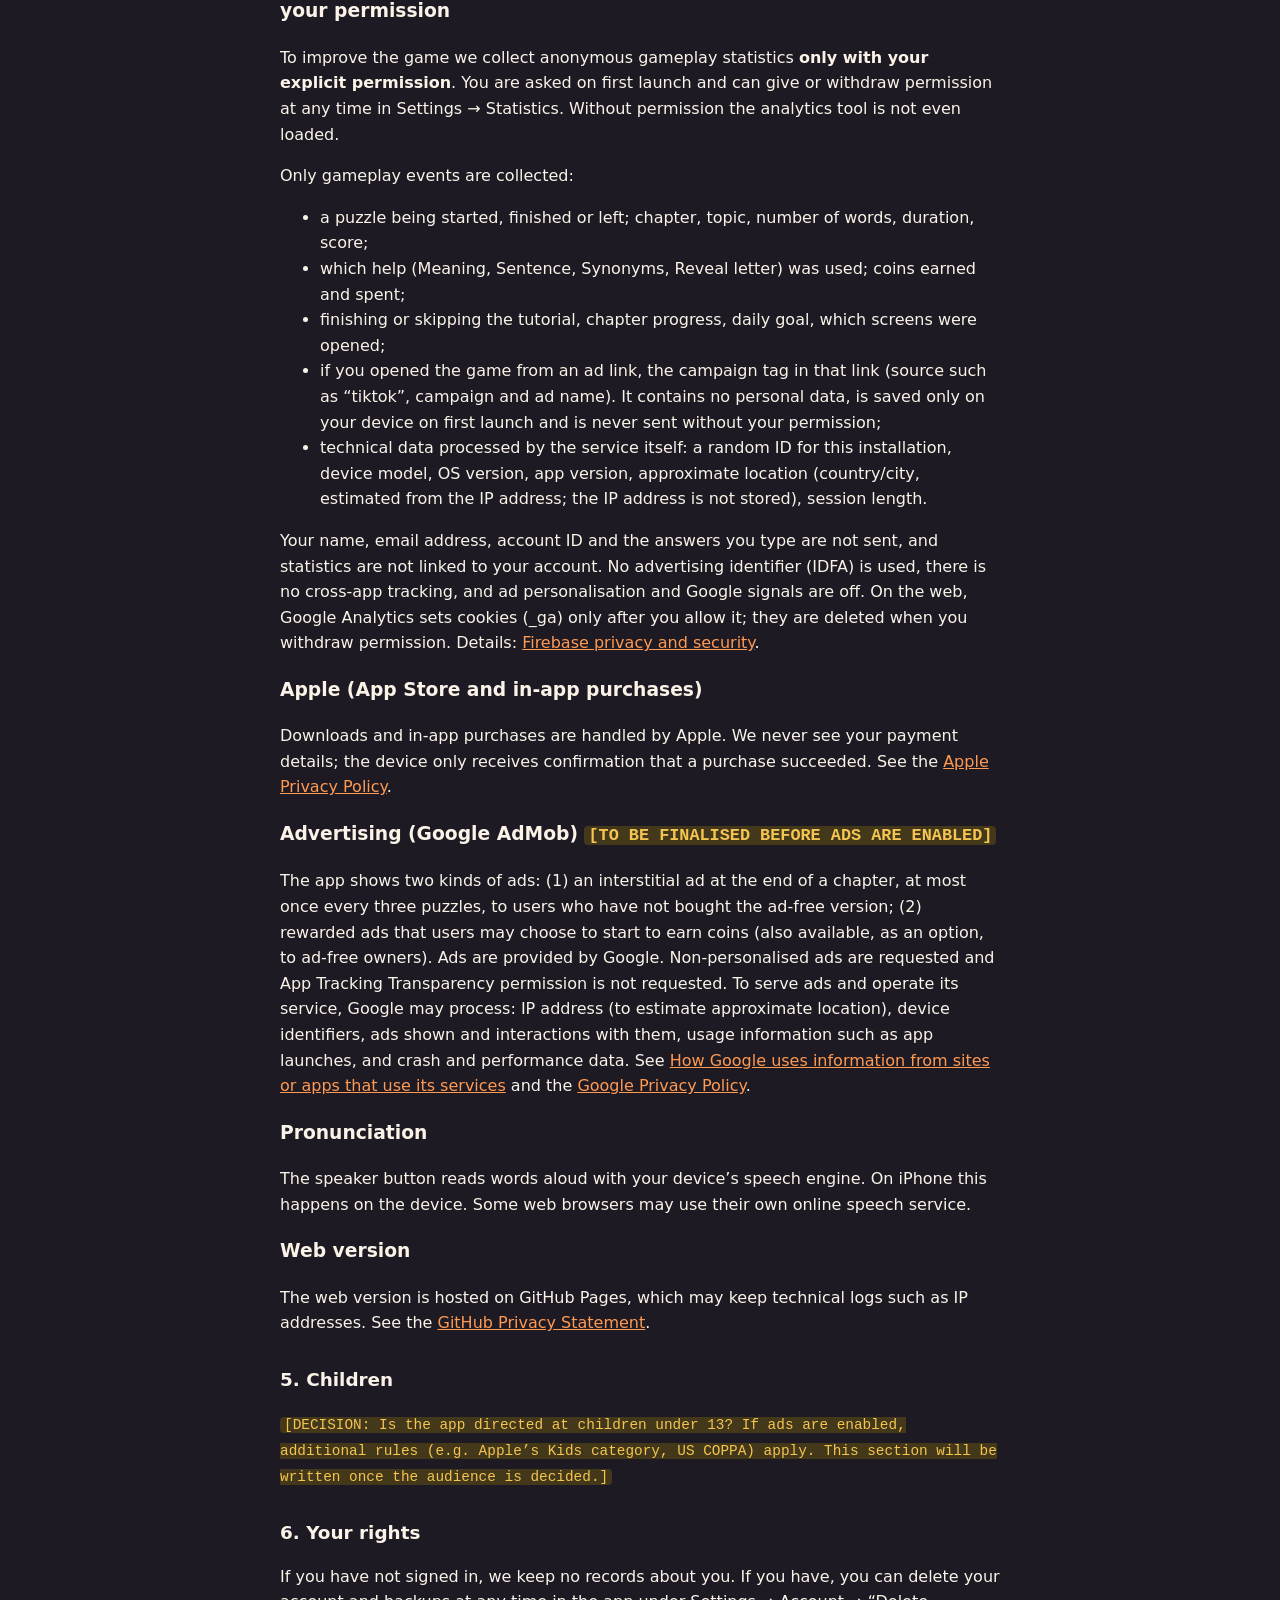
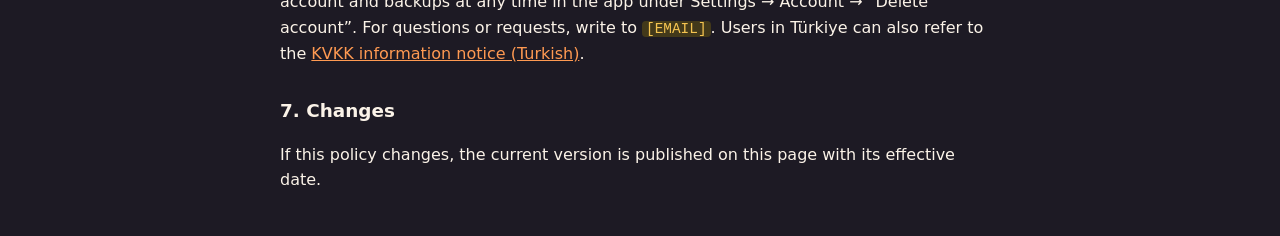
<file: yasal/privacy.html>
<!doctype html>
<html lang="en">
  <head>
    <meta charset="UTF-8" />
    <meta name="viewport" content="width=device-width, initial-scale=1, viewport-fit=cover" />
    <meta name="robots" content="noindex" />
    <title>Privacy Policy · Kelime Köprüsü</title>
    <link rel="stylesheet" href="./yasal.css" />
  </head>
  <body>
    <main>
      <p class="draft">
        <strong>DRAFT.</strong> This text is a draft and not legal advice; it should be reviewed by a lawyer before publication.
        Fields in <span class="ph">[BRACKETS]</span> are to be completed by the publisher.
      </p>
      <h1>Privacy Policy</h1>
      <p class="muted">Kelime Köprüsü · Effective date: <span class="ph">[DATE]</span></p>

      <h2>1. Who we are</h2>
      <p>
        Kelime Köprüsü is published by <span class="ph">[PUBLISHER NAME / COMPANY]</span> (“we”). Contact:
        <span class="ph">[EMAIL]</span> · Address: <span class="ph">[ADDRESS]</span>.
      </p>

      <h2>2. In short</h2>
      <ul>
        <li>No account is needed. If you wish, you can sign in with your Google account (section 4, “Account”).</li>
        <li>If you do not sign in, your progress is stored only on your device and is never sent to us.</li>
        <li>Gameplay statistics are collected only if you allow it (section 4, “Gameplay statistics”); otherwise none are sent.</li>
        <li>When advertising and in-app purchases are enabled, the third parties listed in Section 4 may process data.</li>
      </ul>

      <h2>3. Information stored on your device</h2>
      <p>
        Game progress (chapter, score, streak, review list, learned words), an unfinished puzzle, coin balance and hint charges,
        settings (sound, music), whether the ad-free version was purchased and a daily reward counter. We cannot access this
        information. It is deleted from the device when you delete the app or use Settings → “Reset progress”. On iPhone it is kept
        in the storage iOS assigns to the app. If iCloud is on, game progress (including coins) is also backed up to <strong>your own
        iCloud account</strong> (Apple’s iCloud key-value store) so it can be restored on another device with the same Apple ID. This
        backup stays with Apple in your account; we cannot access it. You can turn iCloud off in iPhone Settings.
      </p>

      <h2>4. Third parties</h2>
      <h3>Account: Google sign-in and account backup (Google Firebase) — only if you sign in</h3>
      <p>
        You can sign in with your Google account in Settings → Account. Signing in is optional; every feature of the game works
        without it. If you sign in, the following is stored in Google’s Firebase service:
      </p>
      <ul>
        <li>Account data (Firebase Authentication): your Google account name, email address, profile photo address, the user ID
          assigned to you, account creation and last sign-in times;</li>
        <li>Game backup (Cloud Firestore): the game progress listed in section 3 (including coins), a randomly generated ID for the
          device that made the backup, and the backup time.</li>
      </ul>
      <p>
        This is used only to back up your progress to your account and restore it when you sign in with the same account on another
        device (iPhone or web). It is not used for advertising or any other purpose and is not shared with anyone. Game backups are
        stored on Google’s servers in Europe; the sign-in service runs on Google’s global infrastructure (including the US). Backups
        can be accessed only with your own account.
      </p>
      <p>
        <strong>Sign out</strong> ends the session on this device; your account and backups remain. <strong>Delete account</strong>
        (Settings → Account) immediately deletes your account and all backups in it; the progress on your device stays. Copies in
        Google’s backup systems are deleted on Google’s own schedule. Details:
        <a href="https://firebase.google.com/support/privacy" rel="noopener">Firebase privacy and security</a>.
      </p>
      <h3>Gameplay statistics (Google Analytics for Firebase) — only with your permission</h3>
      <p>
        To improve the game we collect anonymous gameplay statistics <strong>only with your explicit permission</strong>. You are asked on
        first launch and can give or withdraw permission at any time in Settings → Statistics. Without permission the analytics tool is
        not even loaded.
      </p>
      <p>Only gameplay events are collected:</p>
      <ul>
        <li>a puzzle being started, finished or left; chapter, topic, number of words, duration, score;</li>
        <li>which help (Meaning, Sentence, Synonyms, Reveal letter) was used; coins earned and spent;</li>
        <li>finishing or skipping the tutorial, chapter progress, daily goal, which screens were opened;</li>
        <li>if you opened the game from an ad link, the campaign tag in that link (source such as “tiktok”, campaign and ad name). It
          contains no personal data, is saved only on your device on first launch and is never sent without your permission;</li>
        <li>technical data processed by the service itself: a random ID for this installation, device model, OS version, app version,
          approximate location (country/city, estimated from the IP address; the IP address is not stored), session length.</li>
      </ul>
      <p>
        Your name, email address, account ID and the answers you type are not sent, and statistics are not linked to your account. No
        advertising identifier (IDFA) is used, there is no cross-app tracking, and ad personalisation and Google signals are off. On the
        web, Google Analytics sets cookies (_ga) only after you allow it; they are deleted when you withdraw permission. Details:
        <a href="https://firebase.google.com/support/privacy" rel="noopener">Firebase privacy and security</a>.
      </p>
      <h3>Apple (App Store and in-app purchases)</h3>
      <p>
        Downloads and in-app purchases are handled by Apple. We never see your payment details; the device only receives
        confirmation that a purchase succeeded. See the <a href="https://www.apple.com/legal/privacy/" rel="noopener">Apple Privacy Policy</a>.
      </p>
      <h3>Advertising (Google AdMob) <span class="ph">[TO BE FINALISED BEFORE ADS ARE ENABLED]</span></h3>
      <p>
        The app shows two kinds of ads: (1) an interstitial ad at the end of a chapter, at most once every three puzzles, to users
        who have not bought the ad-free version; (2) rewarded ads that users may choose to start to earn coins (also available, as
        an option, to ad-free owners). Ads are provided by Google. Non-personalised ads are requested and App Tracking Transparency permission is not requested. To serve ads and
        operate its service, Google may process: IP address (to estimate approximate location), device identifiers, ads shown and
        interactions with them, usage information such as app launches, and crash and performance data. See
        <a href="https://policies.google.com/technologies/partner-sites" rel="noopener">How Google uses information from sites or apps that use its services</a>
        and the <a href="https://policies.google.com/privacy" rel="noopener">Google Privacy Policy</a>.
      </p>
      <h3>Pronunciation</h3>
      <p>
        The speaker button reads words aloud with your device’s speech engine. On iPhone this happens on the device. Some web browsers
        may use their own online speech service.
      </p>
      <h3>Web version</h3>
      <p>
        The web version is hosted on GitHub Pages, which may keep technical logs such as IP addresses. See the
        <a href="https://docs.github.com/site-policy/privacy-policies/github-general-privacy-statement" rel="noopener">GitHub Privacy Statement</a>.
      </p>

      <h2>5. Children</h2>
      <p>
        <span class="ph">[DECISION: Is the app directed at children under 13? If ads are enabled, additional rules (e.g. Apple’s Kids
        category, US COPPA) apply. This section will be written once the audience is decided.]</span>
      </p>

      <h2>6. Your rights</h2>
      <p>
        If you have not signed in, we keep no records about you. If you have, you can delete your account and backups at any time in
        the app under Settings → Account → “Delete account”. For questions or
        requests, write to <span class="ph">[EMAIL]</span>. Users in Türkiye can also refer to the
        <a href="./kvkk.html">KVKK information notice (Turkish)</a>.
      </p>

      <h2>7. Changes</h2>
      <p>If this policy changes, the current version is published on this page with its effective date.</p>
    </main>
  </body>
</html>
</file>
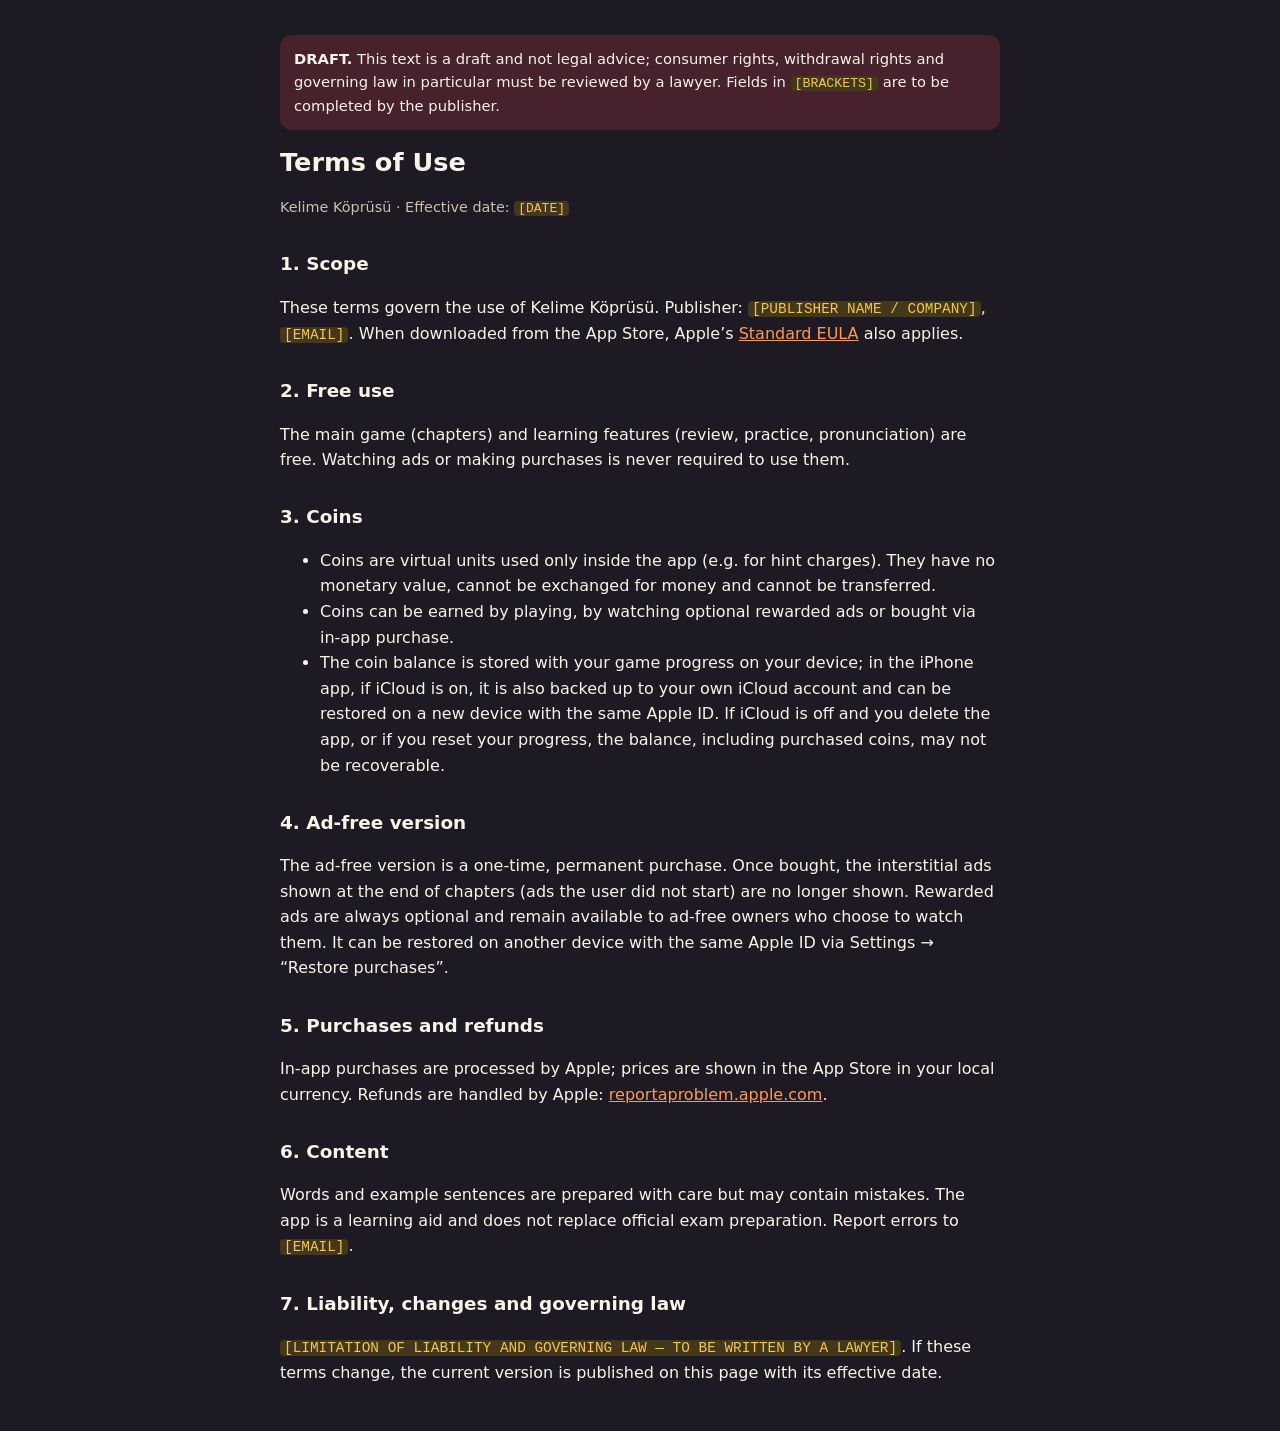
<file: yasal/terms.html>
<!doctype html>
<html lang="en">
  <head>
    <meta charset="UTF-8" />
    <meta name="viewport" content="width=device-width, initial-scale=1, viewport-fit=cover" />
    <meta name="robots" content="noindex" />
    <title>Terms of Use · Kelime Köprüsü</title>
    <link rel="stylesheet" href="./yasal.css" />
  </head>
  <body>
    <main>
      <p class="draft">
        <strong>DRAFT.</strong> This text is a draft and not legal advice; consumer rights, withdrawal rights and governing law in
        particular must be reviewed by a lawyer. Fields in <span class="ph">[BRACKETS]</span> are to be completed by the publisher.
      </p>
      <h1>Terms of Use</h1>
      <p class="muted">Kelime Köprüsü · Effective date: <span class="ph">[DATE]</span></p>

      <h2>1. Scope</h2>
      <p>
        These terms govern the use of Kelime Köprüsü. Publisher: <span class="ph">[PUBLISHER NAME / COMPANY]</span>,
        <span class="ph">[EMAIL]</span>. When downloaded from the App Store, Apple’s
        <a href="https://www.apple.com/legal/internet-services/itunes/dev/stdeula/" rel="noopener">Standard EULA</a> also applies.
      </p>

      <h2>2. Free use</h2>
      <p>
        The main game (chapters) and learning features (review, practice, pronunciation) are free. Watching ads or making purchases is
        never required to use them.
      </p>

      <h2>3. Coins</h2>
      <ul>
        <li>Coins are virtual units used only inside the app (e.g. for hint charges). They have no monetary value, cannot be exchanged
          for money and cannot be transferred.</li>
        <li>Coins can be earned by playing, by watching optional rewarded ads or bought via in-app purchase.</li>
        <li>The coin balance is stored with your game progress on your device; in the iPhone app, if iCloud is on, it is also backed up
          to your own iCloud account and can be restored on a new device with the same Apple ID. If iCloud is off and you delete the app,
          or if you reset your progress, the balance, including purchased coins, may not be recoverable.</li>
      </ul>

      <h2>4. Ad-free version</h2>
      <p>
        The ad-free version is a one-time, permanent purchase. Once bought, the interstitial ads shown at the end of chapters (ads the
        user did not start) are no longer shown. Rewarded ads are always optional and remain available to ad-free owners who choose to
        watch them. It can be restored on another device with the same Apple ID via Settings → “Restore purchases”.
      </p>

      <h2>5. Purchases and refunds</h2>
      <p>
        In-app purchases are processed by Apple; prices are shown in the App Store in your local currency. Refunds are handled by
        Apple: <a href="https://reportaproblem.apple.com/" rel="noopener">reportaproblem.apple.com</a>.
      </p>

      <h2>6. Content</h2>
      <p>
        Words and example sentences are prepared with care but may contain mistakes. The app is a learning aid and does not replace
        official exam preparation. Report errors to <span class="ph">[EMAIL]</span>.
      </p>

      <h2>7. Liability, changes and governing law</h2>
      <p>
        <span class="ph">[LIMITATION OF LIABILITY AND GOVERNING LAW — TO BE WRITTEN BY A LAWYER]</span>. If these terms change, the
        current version is published on this page with its effective date.
      </p>
    </main>
  </body>
</html>
</file>
<file: assets/index-DVoshNSc.css>
:root{color-scheme:dark;--bg: #1d1a24;--surface: #2a2533;--surface-2: #332c3e;--line: #463d52;--text: #fbf3e8;--muted: #cdbfae;--primary: #ff9a52;--primary-hover: #ffb07a;--primary-ink: #231a12;--accent: #ff9a52;--teal: #6fd3c9;--good: #7ee29d;--good-bg: #1f3a29;--bad: #ff9d8f;--bad-bg: #472524;--info-bg: #3a3140;--tile-bg: #f6d4a2;--tile-top: #fde7c6;--tile-edge: #b8773a;--tile-ink: #2b1d14;--slot-bg: #2f2939;--slot-line: #5b5068;--focus: #93c5fd;--shadow: 0 1px 2px rgb(0 0 0 / .3), 0 6px 18px rgb(0 0 0 / .25);--t-shuffle: #6fd3c9;--t-shuffle-bg: #1f3b3a;--t-magnet: #ff8fa6;--t-magnet-bg: #47212c;--t-hint: #f5c451;--t-hint-bg: #43391a;--t-undo: #c4a7ff;--t-undo-bg: #342a4d;--radius: 16px;--font: ui-rounded, "SF Pro Rounded", "Nunito", "Segoe UI", system-ui, -apple-system, "Helvetica Neue", Arial, sans-serif}*,*:before,*:after{box-sizing:border-box}html,body{margin:0;background:var(--bg);color:var(--text);font-family:var(--font);font-size:16px;line-height:1.45;-webkit-text-size-adjust:100%;-webkit-tap-highlight-color:transparent}body{min-height:100dvh;overflow-x:hidden}h1,h2,p{margin:0}button{font:inherit;color:inherit}:focus-visible{outline:3px solid var(--focus);outline-offset:3px;border-radius:10px}.sr-only{position:absolute;width:1px;height:1px;padding:0;margin:-1px;overflow:hidden;clip:rect(0 0 0 0);white-space:nowrap;border:0}.muted{color:var(--muted)}.small{font-size:.875rem}.center{text-align:center}.app{max-width:480px;margin:0 auto;min-height:100dvh}.app-inner{min-height:100dvh}.page{padding:max(16px,env(safe-area-inset-top)) 16px max(24px,env(safe-area-inset-bottom));display:flex;flex-direction:column;gap:16px}.btn{display:inline-flex;align-items:center;justify-content:center;gap:6px;min-height:48px;padding:10px 18px;border-radius:14px;border:2px solid transparent;font-weight:700;font-size:1rem;cursor:pointer;transition:transform 80ms ease,background-color .12s ease;text-align:center}.btn:active:not(:disabled){transform:translateY(1px) scale(.99)}.btn:disabled{opacity:.5;cursor:not-allowed}.btn small{font-weight:500;opacity:.85;font-size:.8rem}.btn-primary{background:var(--primary);color:var(--primary-ink);box-shadow:0 3px #0000002e}.btn-primary:hover:not(:disabled){background:var(--primary-hover)}.btn-secondary{background:var(--surface);border-color:var(--line);color:var(--text)}.btn-ghost{background:transparent;color:var(--text);text-decoration:underline;text-underline-offset:3px;text-decoration-color:var(--line)}.btn-danger{background:var(--bad-bg);color:var(--bad);border-color:currentColor}.btn-block{width:100%}.btn-big{min-height:58px;font-size:1.2rem;border-radius:18px}.btn-small{min-height:40px;padding:6px 12px;font-size:.9rem}.btn-row{display:flex;gap:10px;flex-wrap:wrap;justify-content:flex-end}.btn-row .btn{flex:1 1 auto}.stack{display:flex;flex-direction:column;gap:10px}.icon-btn{width:44px;height:44px;display:inline-grid;place-items:center;border-radius:50%;border:none;background:var(--surface);color:var(--text);cursor:pointer;box-shadow:var(--shadow);flex:none}.pill{display:inline-flex;align-items:center;gap:4px;padding:6px 12px;border-radius:999px;background:var(--surface);font-weight:700;box-shadow:var(--shadow);color:var(--text)}.pill svg,.coin svg{color:var(--t-hint)}.chip{display:inline-block;padding:2px 10px;border-radius:999px;background:var(--surface-2);border:1px solid var(--line);font-size:.8rem;font-weight:700;color:var(--text)}.chip-soft{font-weight:500;color:var(--muted)}.reason-wrong{background:var(--bad-bg);color:var(--bad);border-color:transparent}.reason-skipped{background:var(--info-bg)}.reason-helped{background:var(--t-hint-bg);color:var(--t-hint);border-color:transparent}.home-head{display:flex;align-items:center;justify-content:space-between;gap:12px}.home-head-actions{display:flex;gap:8px;align-items:center}.brand{display:flex;align-items:center;gap:10px}.brand h1{font-size:1.35rem;letter-spacing:-.01em}.brand-tiles{display:flex}.brand-tiles span{width:30px;height:30px;display:grid;place-items:center;border-radius:8px;background:var(--tile-bg);color:var(--tile-ink);font-weight:900;box-shadow:0 2px 0 var(--tile-edge);transform:rotate(-6deg)}.avatar{display:inline-grid;place-items:center;flex:none;border-radius:50%;overflow:hidden;background:var(--tile-bg);color:var(--tile-ink);font-weight:800}.avatar img{width:100%;height:100%;object-fit:cover}.account-row{display:flex;align-items:center;gap:12px;min-width:0}.account-row>div{display:flex;flex-direction:column;min-width:0}.account-row .muted{overflow:hidden;text-overflow:ellipsis}.brand-tiles span+span{transform:rotate(6deg);margin-left:-4px;background:var(--accent);color:#2b1d14}.daily-card{display:flex;gap:16px;align-items:center;padding:16px;border-radius:var(--radius);background:var(--surface);box-shadow:var(--shadow)}.ring{--pct: 0;flex:none;width:76px;height:76px;border-radius:50%;display:grid;place-items:center;background:conic-gradient(var(--accent) calc(var(--pct) * 1turn),var(--surface-2) 0)}.ring span{width:60px;height:60px;border-radius:50%;background:var(--surface);display:flex;align-items:center;justify-content:center;font-size:.9rem;color:var(--muted)}.ring strong{font-size:1.3rem;color:var(--text)}.daily-title{font-weight:800;font-size:1.05rem}.daily-text{display:flex;flex-direction:column;gap:4px;min-width:0}.streak{display:flex;align-items:center;gap:6px;font-size:.9rem;font-weight:600}.streak svg{color:var(--primary);flex:none}.setup{display:flex;flex-direction:column;gap:10px}.section-title{font-size:.85rem;text-transform:uppercase;letter-spacing:.06em;color:var(--muted);margin-top:6px}.levels{display:grid;grid-template-columns:1fr 1fr;gap:8px}.level{text-align:left;display:flex;flex-direction:column;gap:2px;padding:12px;min-height:64px;border-radius:14px;border:2px solid var(--line);background:var(--surface);cursor:pointer}.level small{color:var(--muted);font-size:.8rem}.level.selected{border-color:var(--primary);background:var(--surface-2);box-shadow:inset 0 0 0 1px var(--primary)}.home-grid{display:grid;grid-template-columns:repeat(3,1fr);gap:8px}.tile-link{position:relative;display:flex;flex-direction:column;align-items:center;gap:6px;padding:14px 6px;min-height:92px;border-radius:14px;border:none;background:var(--surface);box-shadow:var(--shadow);cursor:pointer;font-weight:700;font-size:.85rem;text-align:center}.tile-link>svg{color:var(--primary)}.tile-link .count{position:absolute;top:8px;right:8px;min-width:22px;height:22px;padding:0 6px;border-radius:999px;background:var(--primary);color:var(--primary-ink);font-size:.75rem;display:grid;place-items:center}.mini-tools{display:flex;gap:5px;font-size:.7rem;color:var(--muted)}.mini-tools span{display:inline-flex;align-items:center;gap:1px}.home-foot{font-size:.78rem;color:var(--muted);display:flex;flex-direction:column;gap:4px;padding-top:4px}.game{min-height:100dvh;display:flex;flex-direction:column}.game-top{display:flex;align-items:center;gap:10px;padding:max(12px,env(safe-area-inset-top)) 16px 8px}.game-progress{flex:1;min-width:0}.progress-label{display:flex;justify-content:space-between;font-size:.78rem;font-weight:700;color:var(--muted);gap:8px}.progress-label span:first-child{overflow:hidden;text-overflow:ellipsis;white-space:nowrap}.progress-bar{height:8px;border-radius:999px;background:var(--surface-2);overflow:hidden;margin-top:4px}.progress-bar span{display:block;height:100%;background:var(--accent);border-radius:inherit;transition:width .3s ease}.game-stats{display:flex;gap:6px;align-items:center}.stat{display:flex;flex-direction:column;align-items:center;line-height:1.1;padding:4px 8px;border-radius:12px;background:var(--surface);box-shadow:var(--shadow);min-width:44px}.stat small{font-size:.65rem;color:var(--muted)}.stat.coin{flex-direction:row;gap:3px;min-height:38px}.game-main{flex:1;display:flex;flex-direction:column;align-items:stretch;gap:12px;padding:4px 16px 12px}.question-card{background:var(--surface);border-radius:20px;padding:16px;text-align:center;box-shadow:var(--shadow);display:flex;flex-direction:column;gap:6px;border-top:5px solid var(--accent)}.q-direction{font-size:.8rem;font-weight:700;color:var(--muted);text-transform:uppercase;letter-spacing:.05em}.q-word{font-size:clamp(1.8rem,9vw,2.4rem);font-weight:900;line-height:1.1;word-break:break-word}.q-context{color:var(--muted);font-weight:600}.q-meta{display:flex;gap:6px;flex-wrap:wrap;justify-content:center}.q-hint{margin-top:4px;padding:8px 12px;border-radius:12px;background:var(--t-hint-bg);color:var(--text);text-align:left;font-size:.95rem;animation:fade-in .2s ease}.slots{--slots: 5;--slot: clamp(30px, calc((min(100vw, 480px) - 32px - (var(--slots) - 1) * 6px) / var(--slots)), 48px);display:flex;flex-wrap:wrap;justify-content:center;gap:6px}.slot{width:var(--slot);height:calc(var(--slot) * 1.15);border-radius:10px;border:2px dashed var(--slot-line);background:var(--slot-bg);display:grid;place-items:center;font-size:calc(var(--slot) * .55);font-weight:900;color:var(--text)}.slot.filled{border-style:solid;border-color:var(--tile-edge);background:var(--tile-top);color:var(--tile-ink);animation:pop .14s ease-out}.slot.next{border-color:var(--primary);border-style:solid}button.slot{padding:0;font-family:inherit;line-height:1;cursor:pointer;touch-action:manipulation}button.slot:disabled{cursor:default}.slot-help{align-self:center;font-size:.85rem;color:var(--muted)}.slots.is-correct .slot{background:var(--good-bg);border-color:var(--good);color:var(--good);animation:bounce .36s ease-out both}.slots.is-correct .slot:nth-child(2){animation-delay:30ms}.slots.is-correct .slot:nth-child(3){animation-delay:60ms}.slots.is-correct .slot:nth-child(4){animation-delay:90ms}.slots.is-correct .slot:nth-child(5){animation-delay:.12s}.slots.is-correct .slot:nth-child(n+6){animation-delay:.15s}.slots.shake{animation:shake .32s ease}.game.is-failed .slot.filled,.slots.shake .slot.filled{border-color:var(--bad);background:var(--bad-bg);color:var(--bad)}.attempts{display:flex;gap:5px;justify-content:center;align-items:center}.dot{width:9px;height:9px;border-radius:50%;background:var(--line)}.dot.on{background:var(--teal)}.attempts-label{font-size:.75rem;color:var(--muted);margin-left:2px}.note{min-height:1.45em;text-align:center;font-size:.92rem;font-weight:600;animation:fade-in .18s ease}.note-bad{color:var(--bad)}.note-good{color:var(--good)}.note-info{color:var(--muted)}div.note{text-align:left;font-weight:400;padding:10px 12px;border-radius:12px;background:var(--info-bg);color:var(--text);display:flex;flex-direction:column;gap:6px;font-size:.9rem}.tiles{display:flex;flex-wrap:wrap;justify-content:center;gap:8px;padding:4px 0}.tile{width:52px;height:56px;border-radius:12px;border:none;background:linear-gradient(var(--tile-top),var(--tile-bg));color:var(--tile-ink);box-shadow:0 4px 0 var(--tile-edge),0 6px 10px #59320a26;font-size:1.6rem;font-weight:900;cursor:pointer;touch-action:manipulation;transition:transform 70ms ease,box-shadow 70ms ease}.tile:active:not(:disabled){transform:translateY(3px);box-shadow:0 1px 0 var(--tile-edge)}.tile:disabled{cursor:default;opacity:.6}.tile.ghost{background:transparent;box-shadow:inset 0 0 0 2px var(--line);cursor:default}.tile.hinted{outline:3px solid var(--t-hint);outline-offset:2px;animation:glow 1s ease-in-out infinite alternate}@media(max-width:350px){.tile{width:46px;height:50px;font-size:1.4rem}}.round-actions{display:flex;justify-content:center;gap:8px}.kbd-help{display:none;text-align:center;font-size:.78rem;color:var(--muted)}@media(hover:hover)and (pointer:fine){.kbd-help{display:block}}.toolbar{position:sticky;bottom:0;display:grid;grid-template-columns:repeat(4,1fr) auto;align-items:start;gap:4px;padding:10px 12px max(12px,env(safe-area-inset-bottom));background:color-mix(in srgb,var(--bg) 88%,transparent);-webkit-backdrop-filter:blur(8px);backdrop-filter:blur(8px);border-top:1px solid var(--line);z-index:5}.tool{display:flex;flex-direction:column;align-items:center;gap:4px;background:none;border:none;padding:2px 0;cursor:pointer;min-width:0}.tool-circle{position:relative;width:58px;height:58px;border-radius:50%;display:grid;place-items:center;border:3px solid currentColor;transition:transform 90ms ease}.tool:active .tool-circle{transform:scale(.94)}.tool-circle.small{width:40px;height:40px;border-width:2px;flex:none}.tool-shuffle .tool-circle,.tool-circle.tool-shuffle{color:var(--t-shuffle);background:var(--t-shuffle-bg)}.tool-magnet .tool-circle,.tool-circle.tool-magnet{color:var(--t-magnet);background:var(--t-magnet-bg)}.tool-hint .tool-circle,.tool-circle.tool-hint{color:var(--t-hint);background:var(--t-hint-bg)}.tool-undo .tool-circle,.tool-circle.tool-undo{color:var(--t-undo);background:var(--t-undo-bg)}.tool-synonym .tool-circle,.tool-circle.tool-synonym{color:var(--t-shuffle);background:var(--t-shuffle-bg)}.tool-sentence .tool-circle,.tool-circle.tool-sentence{color:var(--t-undo);background:var(--t-undo-bg)}.tool-badge{position:absolute;top:-6px;right:-8px;min-width:26px;height:26px;padding:0 6px;border-radius:999px;background:var(--text);color:var(--bg);font-size:.85rem;font-weight:900;display:grid;place-items:center;border:2px solid var(--bg);line-height:1}.tool-name{font-size:.78rem;font-weight:700;color:var(--text);white-space:nowrap}.tool.is-empty .tool-circle{filter:grayscale(.85);opacity:.7}.tool.is-empty .tool-badge{background:var(--muted)}.tool.is-idle:not(.is-empty) .tool-circle{opacity:.75}.tool-info{align-self:center;width:32px;height:32px;border-radius:50%;border:2px solid var(--line);background:var(--surface);color:var(--muted);font-weight:900;cursor:pointer;margin-bottom:18px}@media(max-width:350px){.tool-circle{width:50px;height:50px}.tool-name{font-size:.7rem}.toolbar{padding-left:6px;padding-right:6px}}.tool-info-list{list-style:none;margin:0;padding:0;display:flex;flex-direction:column;gap:12px}.tool-info-list li{display:flex;gap:12px;align-items:flex-start}.tool-info-list p{font-size:.9rem}.cost{color:var(--muted);font-weight:700}.overlay{position:fixed;top:0;right:0;bottom:0;left:0;z-index:50;background:#1e0f0573;display:flex;align-items:flex-end;justify-content:center;animation:fade-in .15s ease}.sheet{width:100%;max-width:480px;max-height:90dvh;overflow-y:auto;background:var(--bg);border-radius:22px 22px 0 0;padding:20px 16px max(20px,env(safe-area-inset-bottom));display:flex;flex-direction:column;gap:12px;box-shadow:0 -8px 30px #0003;animation:slide-up .2s ease-out}.sheet-title{font-size:1.3rem}.overlay-page{position:fixed;top:0;right:0;bottom:0;left:0;z-index:40;overflow-y:auto;background:var(--bg);max-width:480px;margin:0 auto}.result-head{display:flex;align-items:center;gap:10px;order:-1}.result .sheet-title{font-size:1.5rem}.result-icon{width:44px;height:44px;border-radius:50%;display:grid;place-items:center;color:#fff}.result-correct .result-icon{background:var(--good);color:var(--bg)}.result-failed .result-icon,.result-skipped .result-icon{background:var(--primary);color:var(--primary-ink)}.result-points small{font-size:.8rem;color:var(--muted)}.result-points{font-size:1.25rem;font-weight:900;color:var(--good)}.result-coins{display:inline-flex;align-items:center;gap:3px;font-weight:800;padding:4px 10px;border-radius:999px;background:var(--t-hint-bg);color:var(--t-hint)}.word-card{background:var(--surface);border-radius:var(--radius);padding:14px;display:flex;flex-direction:column;gap:8px;box-shadow:var(--shadow)}.word-pair{display:flex;flex-wrap:wrap;align-items:baseline;gap:8px;font-size:1.15rem}.word-src{font-weight:700}.word-tgt{font-size:1.5rem;font-weight:900;color:var(--primary)}.arrow{color:var(--muted)}.word-card .q-meta{justify-content:flex-start}.meaning,.alts{font-size:.95rem}.examples{display:flex;flex-direction:column;gap:6px;border-left:4px solid var(--accent);padding-left:10px}.examples p{font-size:.95rem}.ex-lang{display:inline-block;font-size:.7rem;font-weight:800;text-transform:uppercase;letter-spacing:.04em;color:var(--muted);margin-right:4px}.teach{padding:10px 12px;border-radius:12px;background:var(--bad-bg);font-size:.95rem}.info-line{padding:8px 12px;border-radius:12px;background:var(--info-bg);font-size:.92rem}.info-line.good{background:var(--good-bg);color:var(--text)}.score-lines summary{cursor:pointer;font-weight:700;color:var(--muted);padding:6px 0}.score-lines ul{list-style:none;padding:0;margin:0}.score-lines li{display:flex;justify-content:space-between;padding:4px 0;border-bottom:1px dashed var(--line);font-size:.9rem}.score-lines .neg{color:var(--bad)}.coach-inline{padding:10px 12px;border-radius:12px;background:var(--t-shuffle-bg);font-size:.92rem}.coach{position:fixed;z-index:30;left:0;right:0;display:flex;justify-content:center;padding:12px 16px;pointer-events:none}.coach-blocking{top:0;right:0;bottom:0;left:0;align-items:center;background:#1e0f0580;pointer-events:auto}.coach-inline-wrap .coach-bubble{animation:fade-in .2s ease}.coach-bubble{pointer-events:auto;width:100%;max-width:440px;background:var(--surface);border:3px solid var(--teal);border-radius:18px;padding:14px 16px;box-shadow:0 10px 30px #00000040;display:flex;flex-direction:column;gap:6px;animation:slide-down .2s ease-out}.coach-bubble h2{font-size:1.15rem}.coach-bubble p{font-size:.95rem}.coach-step{font-size:.72rem!important;font-weight:800;text-transform:uppercase;letter-spacing:.06em;color:var(--teal)}.coach-pulse{animation:coach 1.1s ease-in-out infinite}.tool.coach-pulse{animation:none}.tool.coach-pulse .tool-circle{animation:coach 1.1s ease-in-out infinite}.page-bar{display:flex;align-items:center;gap:12px}.page-bar h1{font-size:1.3rem;flex:1}.page-head h1{font-size:1.6rem}.summary-stats{display:grid;grid-template-columns:repeat(3,1fr);gap:8px}.big-stat{background:var(--surface);border-radius:var(--radius);padding:12px 6px;text-align:center;box-shadow:var(--shadow);display:flex;flex-direction:column;gap:2px}.big-stat strong{font-size:1.4rem;display:inline-flex;align-items:center;justify-content:center;gap:4px}.big-stat strong svg{color:var(--primary)}.big-stat span{font-size:.78rem;color:var(--muted)}.summary-list,.review-list,.earn-list,.charge-list,.pack-list{list-style:none;margin:0;padding:0;display:flex;flex-direction:column;gap:8px}.summary-list li{display:flex;align-items:center;gap:8px;padding:10px 12px;border-radius:12px;background:var(--surface);flex-wrap:wrap}.s-icon{width:26px;height:26px;border-radius:50%;display:grid;place-items:center;flex:none}.s-correct .s-icon{background:var(--good-bg);color:var(--good)}.s-failed .s-icon,.s-skipped .s-icon{background:var(--bad-bg);color:var(--bad)}.s-points{margin-left:auto;font-weight:800;color:var(--good)}.review-list li{display:flex;gap:8px;align-items:flex-start;padding:12px;border-radius:14px;background:var(--surface);box-shadow:var(--shadow)}.rv-main{flex:1;min-width:0;display:flex;flex-direction:column;gap:6px}.rv-pair{display:flex;flex-wrap:wrap;gap:6px;font-size:1.05rem}.rv-pair strong{color:var(--primary)}.rv-meta{display:flex;flex-wrap:wrap;gap:6px;align-items:center}.rv-ex{font-size:.88rem;color:var(--muted)}.empty,.exhausted{text-align:center;align-items:center}.empty{display:flex;flex-direction:column;gap:12px;padding:32px 8px}.empty-icon{width:80px;height:80px;border-radius:50%;display:grid;place-items:center;background:var(--surface-2);color:var(--primary)}.exhausted h1{font-size:1.5rem}.exhausted .stack{width:100%}.empty-art{display:flex;gap:6px;padding-top:24px}.empty-art span{width:54px;height:58px;border-radius:12px;display:grid;place-items:center;font-size:1.6rem;font-weight:900;background:linear-gradient(var(--tile-top),var(--tile-bg));color:var(--tile-ink);box-shadow:0 4px 0 var(--tile-edge)}.empty-art span:nth-child(1){transform:rotate(-8deg)}.empty-art span:nth-child(3){transform:rotate(8deg)}.setting{display:flex;flex-direction:column;gap:8px;padding:14px;border-radius:var(--radius);background:var(--surface);box-shadow:var(--shadow);align-items:flex-start}.setting h2{font-size:1.05rem}.seg{display:flex;flex-wrap:wrap;gap:6px}.seg button{min-height:44px;min-width:56px;padding:8px 14px;border-radius:12px;border:2px solid var(--line);background:var(--bg);font-weight:700;cursor:pointer}.seg button.selected{border-color:var(--primary);background:var(--surface-2);box-shadow:inset 0 0 0 1px var(--primary)}.store-section{display:flex;flex-direction:column;gap:10px;padding:14px;border-radius:var(--radius);background:var(--surface);box-shadow:var(--shadow)}.store-section h2{font-size:1.1rem;display:flex;align-items:center;gap:8px}.earn-list li{padding-left:22px;position:relative;font-size:.95rem}.earn-list li:before{content:"";position:absolute;left:4px;top:.5em;width:9px;height:9px;border-radius:50%;background:var(--accent)}.charge-list li,.pack-list li{display:flex;align-items:center;gap:10px;padding:8px 0;border-bottom:1px solid var(--line)}.charge-info{flex:1;display:flex;flex-direction:column;min-width:0}.pack-list li>div{flex:1;min-width:0}.badge-proto{font-size:.7rem;padding:2px 8px;border-radius:999px;background:var(--t-undo-bg);color:var(--t-undo);text-transform:uppercase;letter-spacing:.05em}.proto-banner{padding:10px 12px;border-radius:12px;border:2px dashed var(--t-undo);background:var(--t-undo-bg);font-size:.9rem;color:var(--text)}@keyframes pop{0%{transform:scale(.8)}to{transform:scale(1)}}@keyframes bounce{0%{transform:translateY(0)}40%{transform:translateY(-8px)}to{transform:translateY(0)}}@keyframes shake{0%,to{transform:translate(0)}20%{transform:translate(-8px)}40%{transform:translate(7px)}60%{transform:translate(-5px)}80%{transform:translate(3px)}}@keyframes glow{0%{outline-color:var(--t-hint)}to{outline-color:transparent}}@keyframes coach{0%,to{box-shadow:0 0 #1f6f6b8c}50%{box-shadow:0 0 0 8px #1f6f6b00}}@keyframes fade-in{0%{opacity:0}}@keyframes slide-up{0%{transform:translateY(24px);opacity:.6}}@keyframes slide-down{0%{transform:translateY(-12px);opacity:0}}@media(prefers-reduced-motion:reduce){*,*:before,*:after{animation-duration:1ms!important;animation-iteration-count:1!important;transition-duration:1ms!important}.tile.hinted{outline-color:var(--t-hint)}}@media(max-height:700px),(max-width:359px){.game-main{gap:8px}.question-card{padding:10px 12px;gap:4px}.q-word{font-size:clamp(1.5rem,8vw,2rem)}.slots{gap:4px;--slot: clamp(26px, calc((min(100vw, 480px) - 32px - (var(--slots) - 1) * 4px) / var(--slots)), 44px)}.tiles{gap:6px}.tile{width:42px;height:46px;font-size:1.3rem}.note{font-size:.85rem}.round-actions .btn{min-height:44px;padding:6px 12px}.toolbar{padding-top:6px}.tool-circle{width:50px;height:50px}.kbd-help{display:none}}.toggle-list{display:flex;flex-direction:column;gap:4px}.toggle{display:flex;align-items:center;gap:12px;min-height:44px;font-size:1rem;cursor:pointer}.toggle input{width:22px;height:22px;accent-color:var(--primary);flex:none}.practice-offer{display:flex;flex-direction:column;gap:10px;padding:16px;border-radius:var(--radius);border:2px solid var(--primary);background:var(--info-bg);box-shadow:var(--shadow)}.practice-offer h2{margin:0;font-size:1.4rem;font-weight:800;color:var(--primary);text-wrap:balance}.practice-offer p{margin:0}.practice-chips{list-style:none;margin:0;padding:0;display:flex;flex-wrap:wrap;gap:6px}.practice-chips li{padding:4px 10px;border-radius:999px;background:var(--surface);border:1px solid var(--line);font-weight:800;letter-spacing:.04em}.practice-reward{display:flex;align-items:center;gap:6px;font-size:.85rem;color:var(--muted)}.practice-card{display:flex;flex-direction:column;gap:12px;padding:16px;border-radius:var(--radius);background:var(--surface);border:1px solid var(--line)}.practice-card p{margin:0}.practice-word{font-size:1.8rem;font-weight:800;text-align:center;overflow-wrap:anywhere}.practice-sentence{font-size:1.2rem;font-weight:700;line-height:1.4}.practice-choices{display:flex;flex-direction:column;gap:8px}.practice-choices .is-right{background:var(--good-bg);border-color:var(--good);color:var(--good)}.practice-choices .is-wrong{background:var(--bad-bg);border-color:var(--bad);color:var(--bad)}.practice-choices .is-dim{opacity:.5}.practice-slots{display:flex;flex-wrap:wrap;justify-content:center;gap:6px}.practice-slots.shake{animation:shake .32s ease}.practice-slot{width:36px;height:44px;display:grid;place-items:center;border:2px solid var(--slot-line);border-radius:8px;background:var(--slot-bg);font-size:1.3rem;font-weight:800;text-transform:uppercase}.practice-slot.is-right{border-color:var(--good);background:var(--good-bg)}.practice-slot.is-wrong{border-color:var(--bad);background:var(--bad-bg)}.practice-list{list-style:none;margin:0;padding:0;display:flex;flex-direction:column;gap:6px}.practice-list li{display:flex;align-items:center;gap:8px;color:var(--muted)}.practice-list li.ok{color:var(--good)}.practice-list li span{color:var(--muted);min-width:0}@media(prefers-reduced-motion:reduce){.practice-slots.shake{animation:none}}.speak-btn{display:inline-grid;place-items:center;width:32px;height:32px;margin:-6px 0;padding:0;border:none;border-radius:50%;background:transparent;color:var(--teal);cursor:pointer;flex:none;vertical-align:middle;touch-action:manipulation}.speak-btn:active{background:color-mix(in srgb,var(--teal) 15%,transparent);transform:scale(.92)}.speak-btn:focus-visible{outline:2px solid var(--focus);outline-offset:1px}.result-screen{height:100dvh;min-height:0;gap:10px;overflow-y:auto}.result-screen>*{flex:none}.result-head{display:flex;flex-direction:column;gap:2px}.result-head h1{font-size:1.4rem;line-height:1.2}.result-head p{font-size:.9rem}.result-screen .practice-offer{gap:8px;padding:12px 14px}.result-screen .practice-offer h2{font-size:1.2rem}.result-screen .practice-offer .btn-big{min-height:48px;font-size:1.05rem}.result-screen .practice-chips li{padding:2px 8px;font-size:.85rem}.result-screen .practice-reward{font-size:.78rem}.result-screen .big-stat{padding:8px 4px}.result-screen .big-stat strong{font-size:1.2rem}.result-screen .big-stat span{white-space:nowrap;overflow:hidden;text-overflow:ellipsis}.result-notes{list-style:none;margin:0;padding:0;display:flex;flex-direction:column;gap:4px}.result-notes li{padding:6px 10px;border-radius:10px;background:var(--info-bg);font-size:.86rem}.result-notes li.good{background:var(--good-bg)}.result-screen .result-words{flex:1 1 0;min-height:150px;display:flex;flex-direction:column;gap:6px;padding:8px;border-radius:14px;background:var(--surface)}.result-words h2{margin:0 4px;font-size:.95rem;display:flex;align-items:baseline;justify-content:space-between;gap:8px}.result-words h2 small{font-size:.75rem;font-weight:600;color:var(--muted)}.result-words .cw-results{flex:1 1 0;min-height:0;overflow-y:auto;overscroll-behavior:contain;-webkit-overflow-scrolling:touch;gap:6px}.result-words .cw-results li{background:var(--bg);box-shadow:none}.result-actions{display:flex;flex-direction:column;gap:8px}.result-actions-row{display:flex;gap:8px}.result-actions-row .btn{flex:1 1 0;min-width:0}@media(max-height:760px){.result-head p,.result-screen .practice-reward{display:none}.result-screen .result-words{min-height:96px}.result-screen{gap:8px}.result-screen .practice-offer{gap:6px;padding:10px 12px}.result-screen .practice-offer h2{font-size:1.1rem}.result-notes li{padding:4px 10px}}.offer-card{display:flex;flex-direction:column;align-items:flex-start;gap:8px;padding:12px;border-radius:12px;border:1px solid var(--line);background:var(--surface-2)}.reward-offer{display:flex;align-items:center;flex-wrap:wrap;gap:6px 10px;margin-top:8px}.reward-offer.compact{margin-top:0}.reward-offer .btn svg{color:var(--primary)}.reward-note{font-size:.85rem;color:var(--muted)}.mock-layer{position:fixed;top:0;right:0;bottom:0;left:0;z-index:60;display:grid;place-items:center;padding:24px;background:#000000b8}.mock-box{width:min(360px,100%);display:flex;flex-direction:column;gap:12px;padding:20px;border-radius:var(--radius);border:2px dashed var(--muted);background:var(--surface);text-align:center}.mock-tag{font-size:.75rem;font-weight:800;letter-spacing:.08em;color:var(--bad)}.mock-count{font-size:2.4rem;font-weight:900}.legal-links{list-style:none;margin:0;padding:0;display:flex;flex-direction:column;gap:6px}.legal-links a{color:var(--teal);font-weight:700}.legal-frame{width:100%;flex:1 1 auto;min-height:60dvh;border:0;border-radius:12px;background:var(--bg)}.sheet.legal-sheet{display:flex;flex-direction:column;height:100dvh;max-height:100dvh;border-radius:0;padding-top:max(16px,env(safe-area-inset-top))}.pouch-grid{list-style:none;margin:0;padding:0;display:grid;grid-template-columns:repeat(3,minmax(0,1fr));gap:8px}.pouch-card{display:flex;flex-direction:column;align-items:center;gap:2px;padding:10px 6px 8px;border-radius:14px;border:1px solid var(--line);background:var(--surface-2);text-align:center}.pouch-card strong{font-size:.86rem;line-height:1.2}.pouch-card>.muted{margin-bottom:6px}.pouch-art-box{height:84px;display:flex;align-items:flex-end;justify-content:center}.pouch-art{width:60px;height:60px}.pouch-medium .pouch-art{width:72px;height:72px}.pouch-large .pouch-art{width:84px;height:84px}.pouch-coins{display:inline-flex;align-items:center;gap:3px;font-weight:800;font-size:1.05rem}.pouch-coins svg{color:var(--primary)}.pouch-card .btn{margin-top:auto;width:100%;padding-left:4px;padding-right:4px}:root{--clue-bg: #4a2a36;--clue-ink: #ffd9e0;--clue-arrow: #ff8fa6;--cell-line: #5b5068;--word-bg: #4a4128;--cursor-bg: #7a5a1c;--cw-cell-bg: #3b3448;--home-scene: url(./ana-sayfa-koyu-BAgz0-rG.webp);--home-scene-sky: #211d2a;--home-scene-floor: #231d29;--cw-page-bg: url(./bulmaca-koyu-_xUlz7XY.webp)}.ink-title{font-family:Iowan Old Style,Palatino Linotype,Palatino,Georgia,"Noto Serif",ui-serif,serif;font-weight:700;letter-spacing:-.01em;color:var(--text)}.paper{background-color:var(--surface);background-image:repeating-linear-gradient(to bottom,transparent 0,transparent 27px,color-mix(in srgb,var(--line) 45%,transparent) 27px,color-mix(in srgb,var(--line) 45%,transparent) 28px);border:1px solid var(--line);box-shadow:none}.chapter-path .path-nodes{position:relative;list-style:none;margin:0;padding:4px 0;display:flex;flex-direction:column-reverse;align-items:center;gap:8px}.chapter-path .path-nodes:before{content:"";position:absolute;top:14px;bottom:14px;left:50%;border-left:2px dashed var(--muted);opacity:.45}.path-node{position:relative;z-index:1}.path-node span{width:40px;height:40px;border-radius:50%;display:grid;place-items:center;font-weight:900;font-size:1.05rem;background:var(--bg);color:var(--muted);border:2px dashed color-mix(in srgb,var(--muted) 60%,transparent)}.path-node.is-done span{background:var(--text);color:var(--bg);border:2px solid var(--text)}.path-node.is-current span{width:48px;height:48px;font-size:1.25rem;background:var(--accent);color:#2b1d14;border:3px solid var(--text);box-shadow:0 0 0 5px color-mix(in srgb,var(--accent) 28%,transparent)}.home{gap:12px;height:100dvh;min-height:0;--home-w: min(100vw, 480px);background:var(--home-scene) center env(safe-area-inset-top,0px) / 100% auto no-repeat,linear-gradient(var(--home-scene-sky),var(--home-scene-sky)) top / 100% env(safe-area-inset-top,0px) no-repeat,var(--home-scene-floor)}.home .campaign-card{flex:0 0 auto;margin-top:max(0px,min(var(--home-w) * .46 - 72px,100dvh - 600px))}.home .campaign-card .chapter-path{display:block}.home .chapter-path.layout-auto .path-nodes{flex-direction:row;justify-content:center;align-items:center;gap:6px;padding:0}.home .chapter-path.layout-auto .path-nodes:before{display:none}.home .chapter-path.layout-auto .path-node{flex:1 1 0;max-width:64px;display:flex}.home .chapter-path.layout-auto .path-node span,.home .chapter-path.layout-auto .path-node.is-current span{width:100%;height:auto;aspect-ratio:1 / 1;border-radius:6px;border-width:2px;font-family:Iowan Old Style,Palatino Linotype,Palatino,Georgia,"Noto Serif",serif;font-size:1.6rem;font-weight:800;box-shadow:none}.home .chapter-path.layout-auto .path-node.is-current span{background:var(--cursor-bg);border-color:var(--clue-arrow);color:var(--text)}.home .topic-panel{flex:1 1 0;min-height:112px;display:flex;flex-direction:column;gap:8px;padding:10px 12px 12px;border-radius:14px;background:var(--surface);box-shadow:var(--shadow)}.home .topic-panel h2{margin:0;font-size:1rem;display:flex;align-items:baseline;justify-content:space-between;gap:8px}.home .topic-panel h2 small{font-size:.78rem;font-weight:600;color:var(--muted)}.home .topic-scroll{flex:1 1 0;min-height:0;overflow-y:auto;overscroll-behavior:contain;-webkit-overflow-scrolling:touch;list-style:none;margin:0;padding:0;display:grid;grid-template-columns:1fr 1fr;gap:8px;align-content:start}.home .topic-tile{position:relative;overflow:hidden;width:100%;min-height:72px;display:flex;flex-direction:column;align-items:flex-start;justify-content:flex-start;gap:2px;padding:8px 10px;border-radius:10px;border:2px solid var(--line);background:var(--bg);color:var(--text);text-align:left;cursor:pointer}.home .topic-tile strong,.home .topic-tile small{position:relative;z-index:1;max-width:64%}.home .topic-tile strong{font-size:.92rem;line-height:1.2}.home .topic-art{position:absolute;right:-6px;bottom:-8px;width:64px;height:64px;opacity:.22;transform:rotate(-8deg);fill:none;stroke:currentColor;stroke-width:2;stroke-linecap:round;stroke-linejoin:round;pointer-events:none}.home .topic-tile small{font-size:.75rem;color:var(--muted)}.home .topic-tile:disabled{border-style:dashed;opacity:.6;cursor:default}.campaign-card{display:flex;flex-direction:column;gap:10px;padding:16px;border-radius:var(--radius);background:var(--surface);box-shadow:var(--shadow)}.campaign-top{display:flex;align-items:baseline;justify-content:space-between;gap:8px}.campaign-top h2{font-size:1.6rem;line-height:1.1}.campaign-card.paper{box-shadow:none}.campaign-count{font-weight:800;color:var(--muted)}.chapter-steps{display:grid;grid-auto-flow:column;grid-auto-columns:1fr;gap:6px}.chapter-steps span{height:10px;border-radius:999px;background:var(--surface-2);box-shadow:inset 0 0 0 1px var(--line)}.chapter-steps span.on{background:var(--accent);box-shadow:none}.campaign-meta{display:flex;flex-wrap:wrap;align-items:center;justify-content:space-between;gap:8px}.daily-chip,.streak-chip{display:inline-flex;align-items:center;gap:4px;font-size:.9rem;font-weight:700}.daily-chip{color:var(--muted)}.daily-chip.done{color:var(--good)}.streak-chip svg{color:var(--primary)}.mode-row{display:grid;grid-template-columns:1fr 1fr;gap:10px}.mode-card{display:flex;flex-direction:column;align-items:flex-start;gap:2px;min-height:88px;padding:12px;border:none;border-radius:14px;background:var(--surface);box-shadow:var(--shadow);text-align:left;cursor:pointer}.mode-card svg{color:var(--primary);margin-bottom:4px}.mode-card strong{font-size:1rem}.mode-card small{color:var(--muted);font-size:.85rem;line-height:1.25}.home-links{display:grid;grid-template-columns:repeat(3,minmax(0,1fr));gap:8px}.home-links .link-btn{padding:8px 4px;gap:4px;font-size:.85rem;white-space:nowrap;min-width:0}.link-btn{display:inline-flex;align-items:center;justify-content:center;gap:6px;min-height:44px;padding:8px 10px;border:2px solid var(--line);border-radius:12px;background:transparent;font-weight:700;font-size:.9rem;cursor:pointer}.link-btn svg{color:var(--primary);flex:none}.link-btn .count{min-width:22px;height:22px;padding:0 6px;border-radius:999px;background:var(--primary);color:var(--primary-ink);font-size:.75rem;display:grid;place-items:center}.topic-list{list-style:none;margin:0;padding:0;display:flex;flex-direction:column;gap:8px}.topic-list li{display:flex;align-items:center;gap:10px;min-height:64px;padding:12px 14px;border-radius:14px;background:var(--surface);box-shadow:var(--shadow)}.topic-list li.is-locked{box-shadow:inset 0 0 0 2px var(--line);background:transparent}.topic-text{flex:1;display:flex;flex-direction:column;gap:2px}.topic-text small{color:var(--muted)}.play-puzzle svg,.play-quick svg{flex:none}.play-quick{flex-wrap:wrap}.play-quick small{width:100%;color:var(--muted);font-weight:500}.cw-page{height:100dvh;overflow:hidden;background:var(--cw-page-bg) center / cover no-repeat,var(--bg);display:flex;flex-direction:column;gap:6px}.cw-page>*{flex:none}.cw-board{flex:1 1 auto;min-height:0;position:relative;container-type:size;display:grid;place-items:center;margin:0 12px}.icon-btn.small{width:36px;height:36px}.cw-cluebar{--cluebar-h: 92px;margin:0 12px;display:flex;align-items:center;gap:4px;padding:6px 4px;height:var(--cluebar-h);box-sizing:border-box;border-radius:14px;background:var(--clue-bg);color:var(--clue-ink);box-shadow:var(--shadow)}.cw-cluebar.is-solved{background:var(--good-bg);color:var(--text)}.cw-nav{flex:none;width:40px;height:40px;border-radius:50%;border:none;background:transparent;color:inherit;display:grid;place-items:center;cursor:pointer}.cw-clue-main{flex:1;min-width:0;max-height:100%;overflow-y:auto;overscroll-behavior:contain;text-align:center;display:flex;flex-direction:column}.cw-clue-main>:first-child{margin-top:auto}.cw-clue-main>:last-child{margin-bottom:auto}.cw-clue-line{display:flex;align-items:center;justify-content:center;flex-wrap:wrap;gap:6px;font-size:1.2rem;line-height:1.2}.cw-clue-line strong{font-weight:900}.cw-cluebar .cw-arrow{color:var(--clue-arrow)}.cw-clue-kind{display:flex;align-items:center;justify-content:center;gap:6px}.cw-clue-kind .chip{background:var(--bg);color:var(--clue-ink)}.cw-clue-long{margin-top:2px;font-size:1rem;font-weight:700;line-height:1.3;display:-webkit-box;-webkit-line-clamp:3;-webkit-box-orient:vertical;overflow:hidden}.cw-clue-trans{margin-top:2px;font-size:.88rem;font-style:italic;opacity:.85;display:-webkit-box;-webkit-line-clamp:2;-webkit-box-orient:vertical;overflow:hidden}.cw-clue-text.is-kind{font-style:italic}.cw-len{font-size:.8rem;font-weight:700;opacity:.75}.cw-clue-sub{font-size:.85rem;font-weight:600;opacity:.85}.cw-clue-sub.good{color:var(--good);opacity:1}.cw-clue-hint{margin-top:4px;padding:4px 8px;border-radius:8px;background:var(--t-hint-bg);color:var(--text);font-size:.88rem;text-align:left;animation:fade-in .2s ease}.cw-grid{position:relative;--cell: min( calc((100cqw - (var(--cols) - 1) * 2px) / var(--cols)), calc((100cqh - (var(--rows) - 1) * 2px) / var(--rows)), 54px );display:grid;grid-template-columns:repeat(var(--cols),var(--cell));grid-auto-rows:var(--cell);gap:2px;justify-content:center}.cw-coach{margin:0 12px;display:flex;align-items:center;gap:10px;padding:10px 10px 10px 12px;border-radius:14px;border:2px solid var(--teal);background:var(--surface);box-shadow:0 6px 20px #0000002e;animation:slide-up .2s ease-out}.cw-coach p{flex:1;font-size:.92rem;line-height:1.35}.cw-coach .btn{flex:none}.cw-cell.coach-pulse,.cw-tool.coach-pulse{animation:coach 1.1s ease-in-out infinite}.cw-toast{position:absolute;left:50%;top:4px;transform:translate(-50%);max-width:100%;z-index:2;padding:6px 12px;border-radius:999px;font-size:.88rem;font-weight:700;text-align:center;box-shadow:var(--shadow);pointer-events:none;animation:cw-toast 1.6s ease forwards}.cw-toast.note-good{background:var(--good-bg);color:var(--good)}.cw-toast.note-bad{background:var(--bad-bg);color:var(--bad)}.cw-toast.note-info{background:var(--surface);color:var(--text)}@keyframes cw-toast{0%{opacity:0;transform:translate(-50%,-6px)}8%,80%{opacity:1;transform:translate(-50%)}to{opacity:0}}.cw-void{border-radius:4px;background:color-mix(in srgb,var(--line) 18%,transparent)}.cw-page{-webkit-user-select:none;user-select:none;-webkit-touch-callout:none}.cw-cell{padding:0;border:1.5px solid var(--cell-line);border-radius:5px;background:var(--cw-cell-bg);color:var(--text);font-size:calc(var(--cell) * .56);font-weight:900;line-height:1;cursor:pointer;touch-action:manipulation;display:grid;place-items:center}.cw-cell.in-word{background:var(--word-bg);border-color:var(--accent)}.cw-cell.cursor{background:var(--cursor-bg);border-color:var(--primary);box-shadow:inset 0 0 0 2px var(--primary)}.cw-cell.solved{color:var(--good);background:var(--good-bg);border-color:color-mix(in srgb,var(--good) 45%,transparent)}.cw-cell.solved.cursor,.cw-cell.solved.in-word{box-shadow:inset 0 0 0 2px var(--good)}.cw-cell.revealed{text-decoration:underline;text-decoration-color:var(--t-hint);text-decoration-thickness:2px;text-underline-offset:2px}.cw-cell.is-wrong{border-color:var(--bad);box-shadow:inset 0 0 0 1.5px var(--bad);color:var(--bad)}.cw-cell.is-wrong.cursor{box-shadow:inset 0 0 0 2.5px var(--bad)}.cw-cell.flash-wrong{animation:cw-wrong .3s ease}.cw-cell.flash-solved{animation:bounce .38s ease-out both}.cw-cell.press:not(.flash-solved):not(.flash-wrong){animation:cw-press .11s ease-out}@keyframes cw-press{50%{transform:scale(.9)}}.cw-pen{position:absolute;left:calc(var(--c) * (var(--cell) + 2px) - 3px);top:calc(var(--r) * (var(--cell) + 2px) - 3px);width:calc(var(--w) * (var(--cell) + 2px) + 4px);height:calc(var(--h) * (var(--cell) + 2px) + 4px);pointer-events:none;z-index:1;animation:cw-pen-fade 1.1s ease forwards}.cw-pen svg{display:block;overflow:visible}.cw-pen rect{fill:none;stroke:var(--good);stroke-width:2.5;stroke-linecap:round;stroke-dasharray:1;stroke-dashoffset:1;animation:cw-pen-draw .4s ease-out forwards}@keyframes cw-pen-draw{to{stroke-dashoffset:0}}@keyframes cw-pen-fade{0%,70%{opacity:1}to{opacity:0}}.cw-cell.missed{color:var(--bad);background:var(--bad-bg);border-color:color-mix(in srgb,var(--bad) 40%,transparent)}.cw-clue{padding:1px;border:none;border-radius:5px;background:var(--clue-bg);color:var(--clue-ink);cursor:pointer;display:flex;flex-direction:column;overflow:hidden;touch-action:manipulation}.cw-clue-part{flex:1;min-height:0;display:flex;flex-direction:column;align-items:center;justify-content:center;border-radius:4px;padding:0 1px}.cw-clue.two .cw-clue-part+.cw-clue-part{border-top:1px solid color-mix(in srgb,var(--clue-ink) 25%,transparent)}.cw-clue-text{font-family:"Roboto Condensed","Arial Narrow","Avenir Next Condensed","Helvetica Neue Condensed",sans-serif-condensed,var(--font);font-stretch:condensed;font-size:max(6px,min(calc(var(--cell) * .235),calc(var(--cell) * 1.65 / var(--len, 5))));font-weight:800;line-height:1.05;text-align:center;word-break:keep-all;overflow-wrap:normal;-webkit-hyphens:none;hyphens:none;display:-webkit-box;-webkit-line-clamp:3;-webkit-box-orient:vertical;overflow:hidden}.cw-clue.two .cw-clue-text{-webkit-line-clamp:2;font-size:max(6px,min(calc(var(--cell) * .17),calc(var(--cell) * 1.65 / var(--len, 5))))}.cw-clue .cw-arrow{color:var(--clue-arrow);width:calc(var(--cell) * .24);height:calc(var(--cell) * .24);flex:none}.cw-clue.two .cw-arrow{width:calc(var(--cell) * .19);height:calc(var(--cell) * .19)}.cw-clue-part.selected{background:var(--primary);color:var(--primary-ink)}.cw-clue-part.selected .cw-arrow{color:var(--primary-ink)}.cw-clue-part.done{opacity:.55}.cw-grid.is-done .cw-clue-part.done{opacity:1}.cw-tools{display:grid;grid-template-columns:repeat(4,minmax(0,1fr)) auto;align-items:center;gap:4px;padding:0 8px}.cw-tool{position:relative;display:flex;flex-direction:column;align-items:center;gap:2px;min-width:0;min-height:52px;padding:3px 2px;border-radius:12px;border:0;background:none;color:var(--text);font-weight:800;font-size:.72rem;line-height:1.1;cursor:pointer;white-space:nowrap}.cw-tool-top{display:flex;align-items:flex-start;gap:2px}.cw-tool-icon{color:var(--text);flex:none}.cw-tool-name{max-width:100%;white-space:nowrap;overflow:hidden;text-overflow:ellipsis}.cw-tool-count{min-width:.7em;font-size:.72rem;font-weight:800;color:var(--muted);font-variant-numeric:tabular-nums}.cw-tool:active .cw-tool-icon{transform:scale(.92)}.cw-tool.is-empty .cw-tool-icon,.cw-tool.is-empty .cw-tool-name{opacity:.55}.cw-tool.is-empty .cw-tool-count{color:var(--primary);opacity:1}.cw-finish{margin-left:auto}.kb{display:flex;flex-direction:column;gap:6px;padding:8px 4px max(8px,env(safe-area-inset-bottom));background:color-mix(in srgb,var(--bg) 92%,transparent);-webkit-backdrop-filter:blur(8px);backdrop-filter:blur(8px);border-top:1px solid var(--line)}.kb-row{display:flex;justify-content:center;gap:4px}.kb-key{flex:0 0 calc((100% - (var(--kb-cols) - 1) * 4px) / var(--kb-cols));height:46px;padding:0;border:none;border-radius:8px;background:var(--surface);color:var(--text);box-shadow:0 2px 0 var(--line);font-size:1.15rem;font-weight:800;cursor:pointer;touch-action:manipulation;display:grid;place-items:center}.kb-key:active:not(:disabled){transform:translateY(2px);box-shadow:none;background:var(--surface-2)}.kb-key:disabled{opacity:.5}.kb-wide{flex-basis:calc(1.6 * (100% - (var(--kb-cols) - 1) * 4px) / var(--kb-cols));background:var(--surface-2)}@media(max-height:700px){.kb-key{height:40px}.cw-cluebar{--cluebar-h: 78px;padding:4px}.cw-clue-line{font-size:1.05rem}.cw-page .game-top{padding-top:max(8px,env(safe-area-inset-top));padding-bottom:2px}.cw-tool{min-height:40px}.cw-tool .tool-circle.small{width:30px;height:30px}}@media(max-height:600px){.kb{gap:5px;padding-top:5px}.kb-key{height:36px;font-size:1.05rem}.cw-cluebar{--cluebar-h: 66px}.cw-page{gap:4px}}@media(max-width:359px){.cw-tools{gap:6px;padding:0 8px}.cw-tool{font-size:.8rem;padding-right:8px;gap:4px}.cw-tool .tool-circle.small{width:28px;height:28px}.cw-board{margin:0 6px}.cw-clue-text{font-size:max(6px,min(calc(var(--cell) * .22),calc(var(--cell) * 1.65 / var(--len, 5))))}}.cw-intro{margin:0;padding-left:20px;display:flex;flex-direction:column;gap:8px}.cw-intro-arrows{list-style:none;margin-left:-20px;display:flex;flex-wrap:wrap;gap:6px 14px;font-size:.9rem;font-weight:700}.cw-intro-arrows span{display:inline-flex;align-items:center;gap:4px;padding:2px 8px;border-radius:6px;background:var(--clue-bg);color:var(--clue-ink)}.cw-intro-arrows svg{color:var(--clue-arrow)}.cw-results{list-style:none;margin:0;padding:0;display:flex;flex-direction:column;gap:8px}.cw-results li{border-radius:12px;background:var(--surface);box-shadow:var(--shadow)}.cw-results summary{display:flex;align-items:center;flex-wrap:wrap;gap:8px;padding:10px 12px;cursor:pointer;list-style:none}.cw-results summary::-webkit-details-marker{display:none}.cw-result-body{padding:0 12px 12px;display:flex;flex-direction:column;gap:8px}.cw-result-body .q-meta{justify-content:flex-start}@keyframes cw-wrong{0%,to{transform:translate(0)}25%{transform:translate(-4px)}50%{transform:translate(4px)}75%{transform:translate(-2px)}}.cw-grid.is-done .cw-cell.solved{animation:bounce .42s ease-out both;animation-delay:calc(var(--wave, 0) * 45ms)}.welcome{min-height:100dvh;justify-content:space-between;background:var(--home-scene) center env(safe-area-inset-top,0px) / 100% auto no-repeat,linear-gradient(var(--home-scene-sky),var(--home-scene-sky)) top / 100% env(safe-area-inset-top,0px) no-repeat,var(--home-scene-floor)}.welcome-card{display:flex;flex-direction:column;gap:12px;padding:20px 16px;border-radius:var(--radius)}.welcome-card h2{font-size:1.6rem}.welcome-lead{color:var(--muted)}.welcome-note{color:var(--bad);font-size:.9rem}.btn-google{background:#fff;color:#1f1f1f;border-color:#dadce0;gap:10px}.btn-apple{background:#000;color:#fff;border-color:#000;gap:10px}
</file>
<file: yasal/yasal.css>
:root {
  color-scheme: dark;
  --bg: #1d1a24;
  --surface: #2a2533;
  --text: #fbf3e8;
  --muted: #cdbfae;
  --accent: #ff9a52;
  --warn-bg: #47212c;
}
html,
body {
  margin: 0;
  background: var(--bg);
  color: var(--text);
  font-family: system-ui, -apple-system, 'Segoe UI', Arial, sans-serif;
  line-height: 1.6;
}
main {
  max-width: 720px;
  margin: 0 auto;
  padding: max(20px, env(safe-area-inset-top)) 16px max(32px, env(safe-area-inset-bottom));
}
h1 {
  font-size: 1.6rem;
  line-height: 1.25;
}
h2 {
  font-size: 1.15rem;
  margin-top: 1.6em;
}
a {
  color: var(--accent);
}
.draft {
  padding: 12px 14px;
  border-radius: 12px;
  background: var(--warn-bg);
  font-size: 0.92rem;
}
.ph {
  padding: 0 4px;
  border-radius: 4px;
  background: #43391a;
  color: #f5c451;
  font-family: ui-monospace, Menlo, Consolas, monospace;
  font-size: 0.9em;
}
.muted {
  color: var(--muted);
  font-size: 0.9rem;
}
table {
  width: 100%;
  border-collapse: collapse;
  font-size: 0.92rem;
}
th,
td {
  text-align: left;
  vertical-align: top;
  padding: 6px 8px;
  border-bottom: 1px solid #463d52;
}
</file>
